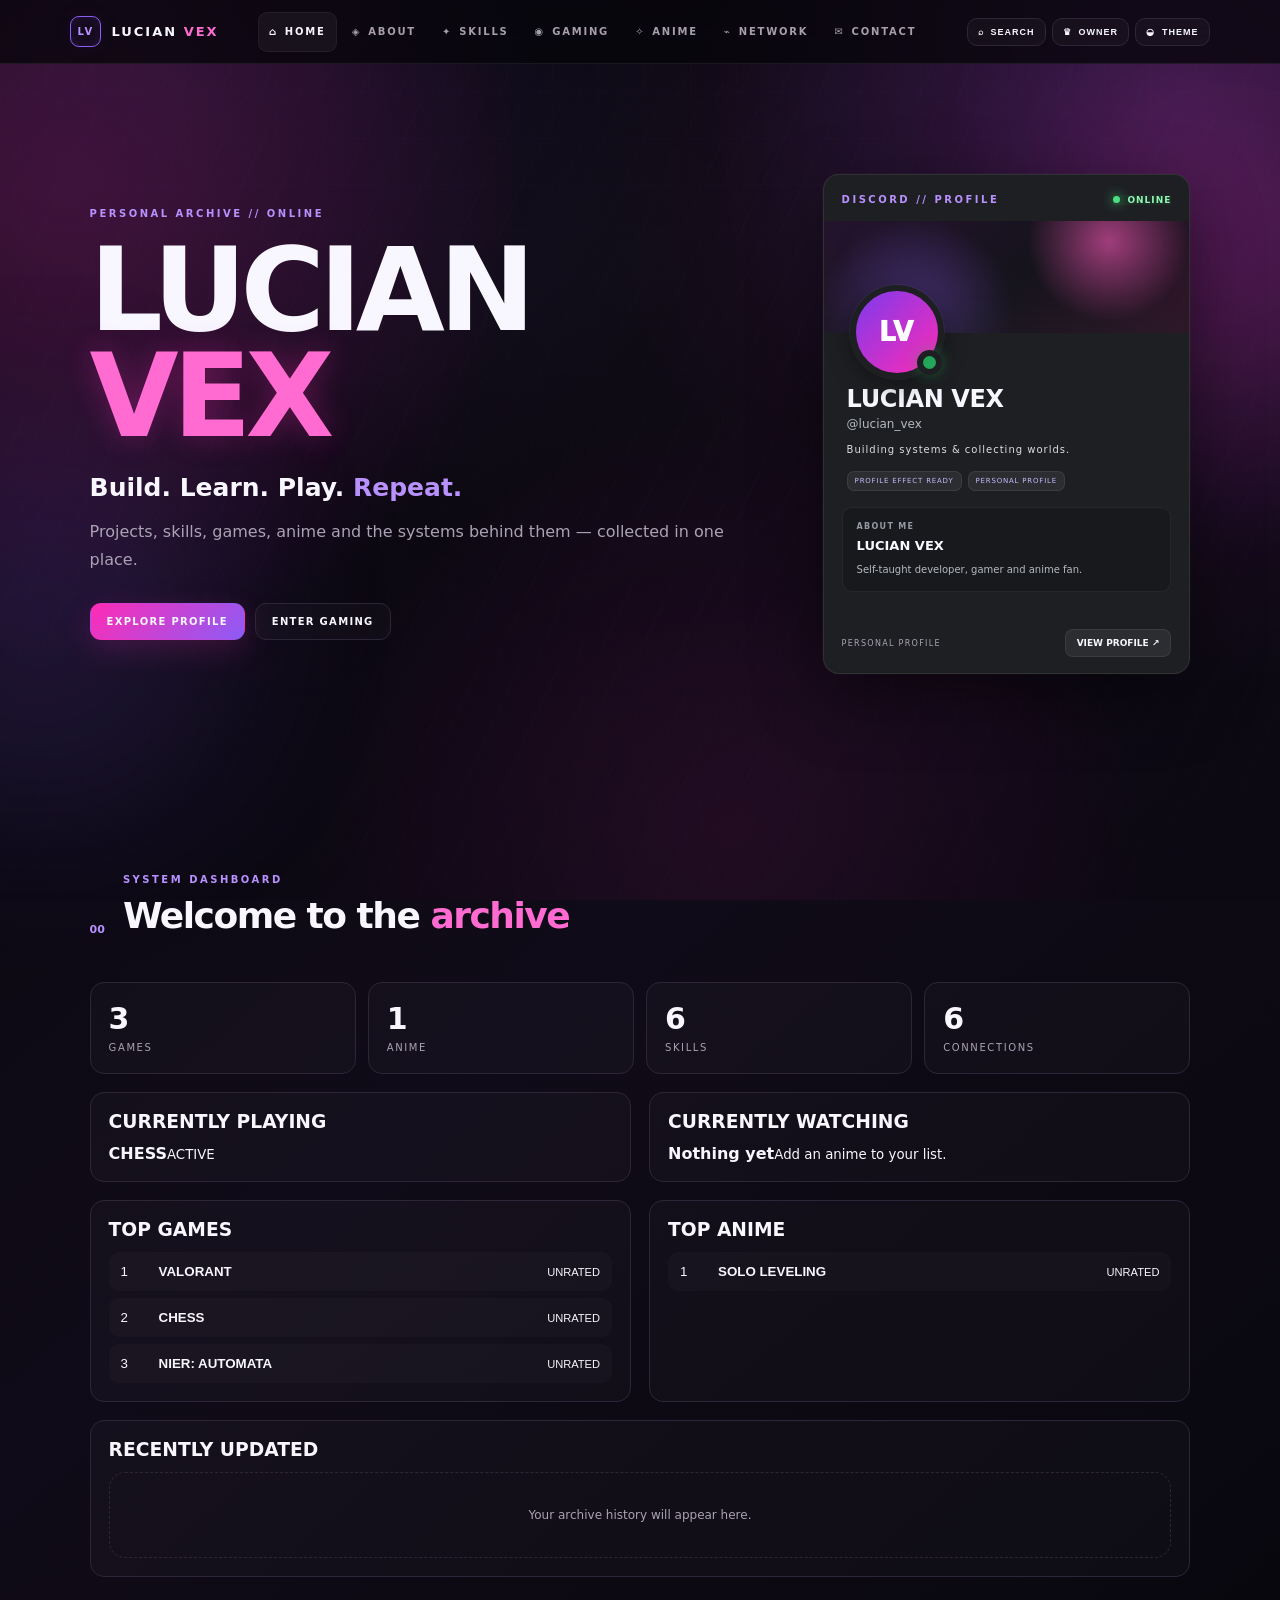
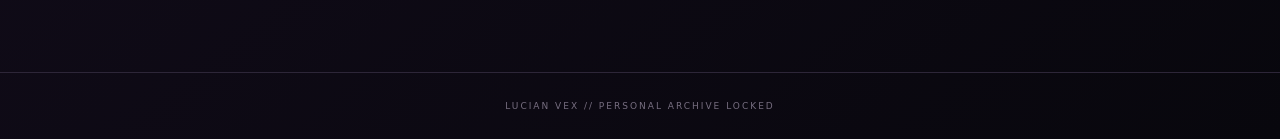
<file: index.html>
<!doctype html><html lang="en"><head><meta charset="utf-8"><meta name="viewport" content="width=device-width,initial-scale=1"><meta name="theme-color" content="#0a0710"><meta http-equiv="Content-Security-Policy" content="default-src 'self'; base-uri 'self'; object-src 'none'; frame-ancestors 'none'; form-action 'self'; upgrade-insecure-requests; script-src 'self' https://cdn.jsdelivr.net; connect-src 'self' https://ulcenbjuuzgcikhondiq.supabase.co https://graphql.anilist.co; img-src 'self' data: blob: https:; media-src 'self' data: blob: https:; style-src 'self' 'unsafe-inline'; font-src 'self' data: https:"><title>Home — Lucian Vex</title><link rel="preconnect" href="https://ulcenbjuuzgcikhondiq.supabase.co"><link rel="stylesheet" href="style.css?v=36.1"></head><body data-page="home"><div class="live-wallpaper-layer" id="live-wallpaper-layer" aria-hidden="true"><div class="live-wallpaper-sheen"></div><video id="live-wallpaper-video" muted autoplay loop playsinline></video></div><div class="bg-orb orb-a"></div><div class="bg-orb orb-b"></div><div class="bg-grid"></div><div class="cursor-core" id="cursor-core" aria-hidden="true"></div><div class="cursor-ring" id="cursor-ring" aria-hidden="true"></div><div class="cursor-trail" id="cursor-trail" aria-hidden="true"></div><header class="topbar">
  <a class="brand" href="index.html" aria-label="Lucian Vex home"><span class="brand-mark">LV</span><span>LUCIAN <b>VEX</b></span></a>
  <nav id="nav" aria-label="Primary navigation">
    <a href="index.html">HOME</a><a href="about.html">ABOUT</a><a href="skills.html">SKILLS</a><a href="gaming.html">GAMING</a><a href="anime.html">ANIME</a><a href="network.html">NETWORK</a><a href="contact.html">CONTACT</a>
  </nav>
  <div class="topbar-actions">
    <button class="theme-btn utility-btn" id="global-search-btn" type="button">SEARCH</button>
    <button class="theme-btn utility-btn" id="owner-toggle" type="button">OWNER</button>
    <button class="theme-btn utility-btn owner-only" id="owner-tools-open" type="button">TOOLS</button>
    <button class="theme-btn utility-btn" id="theme-btn" type="button">THEME</button>
    <button class="menu-btn" id="menu-btn" type="button" aria-label="Toggle navigation" aria-expanded="false">☰</button>
  </div>
</header><main><section class="hero section-pad home-hero"><div class="hero-copy reveal"><div class="eyebrow">PERSONAL ARCHIVE // ONLINE</div><h1>LUCIAN <span>VEX</span></h1><p class="hero-line">Build. Learn. Play. <span>Repeat.</span></p><p class="muted">Projects, skills, games, anime and the systems behind them — collected in one place.</p><div class="actions"><a class="btn primary" href="about.html">EXPLORE PROFILE</a><a class="btn ghost" href="gaming.html">ENTER GAMING</a></div></div><aside class="discord-card reveal" id="discord-card"><div class="discord-top"><span class="mini-label">DISCORD // PROFILE</span><span class="live-pill"><i></i><b id="discord-status-label">ONLINE</b></span></div><div class="discord-banner" id="discord-banner"></div><div class="discord-profile"><div class="discord-avatar-wrap"><div id="discord-avatar-fallback" class="discord-avatar-fallback">LV</div><img id="discord-avatar" class="discord-avatar" src="" alt="Discord avatar"><img id="discord-decoration" class="discord-decoration" src="" alt=""><span id="discord-status-dot" class="discord-status-dot" data-status="online"></span></div><div class="discord-identity"><strong id="discord-display-name">LUCIAN VEX</strong><span id="discord-username">@lucian_vex</span><small id="discord-custom-status">Building systems &amp; collecting worlds.</small><div class="discord-badges"><span id="discord-effect-badge">PROFILE EFFECT READY</span><span id="discord-frame-badge">PERSONAL PROFILE</span></div></div></div><div class="discord-activity" id="discord-activity"><span class="activity-label">ABOUT ME</span><strong id="discord-activity-name">Lucian Vex</strong><small id="discord-activity-detail">Self-taught developer, gamer and anime fan.</small></div><div class="discord-footer"><span id="discord-updated">PERSONAL PROFILE</span><a class="discord-open" id="discord-open" href="https://discord.com" target="_blank" rel="noopener noreferrer">VIEW PROFILE ↗</a></div><button class="discord-setup owner-only" id="discord-setup" type="button">EDIT DISCORD PROFILE</button></aside></section><section class="section-pad home-dashboard" id="home-stats"><div class="section-head"><span>00</span><div><p class="eyebrow">SYSTEM DASHBOARD</p><h2>Welcome to the <i>archive</i></h2></div></div><div class="dashboard-stats"><div class="dashboard-stat"><b id="home-stat-games">0</b><span>GAMES</span></div><div class="dashboard-stat"><b id="home-stat-anime">0</b><span>ANIME</span></div><div class="dashboard-stat"><b id="home-stat-skills">0</b><span>SKILLS</span></div><div class="dashboard-stat"><b id="home-stat-links">0</b><span>CONNECTIONS</span></div></div><div class="dashboard-panels"><div class="dashboard-panel"><h3>CURRENTLY PLAYING</h3><div id="home-playing"><strong>Loading…</strong></div></div><div class="dashboard-panel"><h3>CURRENTLY WATCHING</h3><div id="home-watching"><strong>Loading…</strong></div></div><div class="dashboard-panel"><h3>TOP GAMES</h3><div id="home-top-games"></div></div><div class="dashboard-panel"><h3>TOP ANIME</h3><div id="home-top-anime"></div></div><div class="dashboard-panel" style="grid-column:1/-1"><h3>RECENTLY UPDATED</h3><div id="recent-updates"></div></div></div></section></main><footer>LUCIAN VEX // PERSONAL ARCHIVE <span class="owner-state" id="owner-state">LOCKED</span></footer><div class="modal-backdrop" id="modal" aria-hidden="true"><div class="modal" role="dialog" aria-modal="true" aria-labelledby="modal-title"><button class="modal-close" id="modal-close" type="button" aria-label="Close">×</button><div id="modal-content"></div></div></div><div class="toast" id="toast"></div><div class="theme-dock" id="theme-dock" aria-hidden="true"></div><script src="data.js?v=36.1" defer></script><script src="supabase-config.js?v=36.1" defer></script><script src="script.js?v=36.1" defer></script></body></html>
</file>
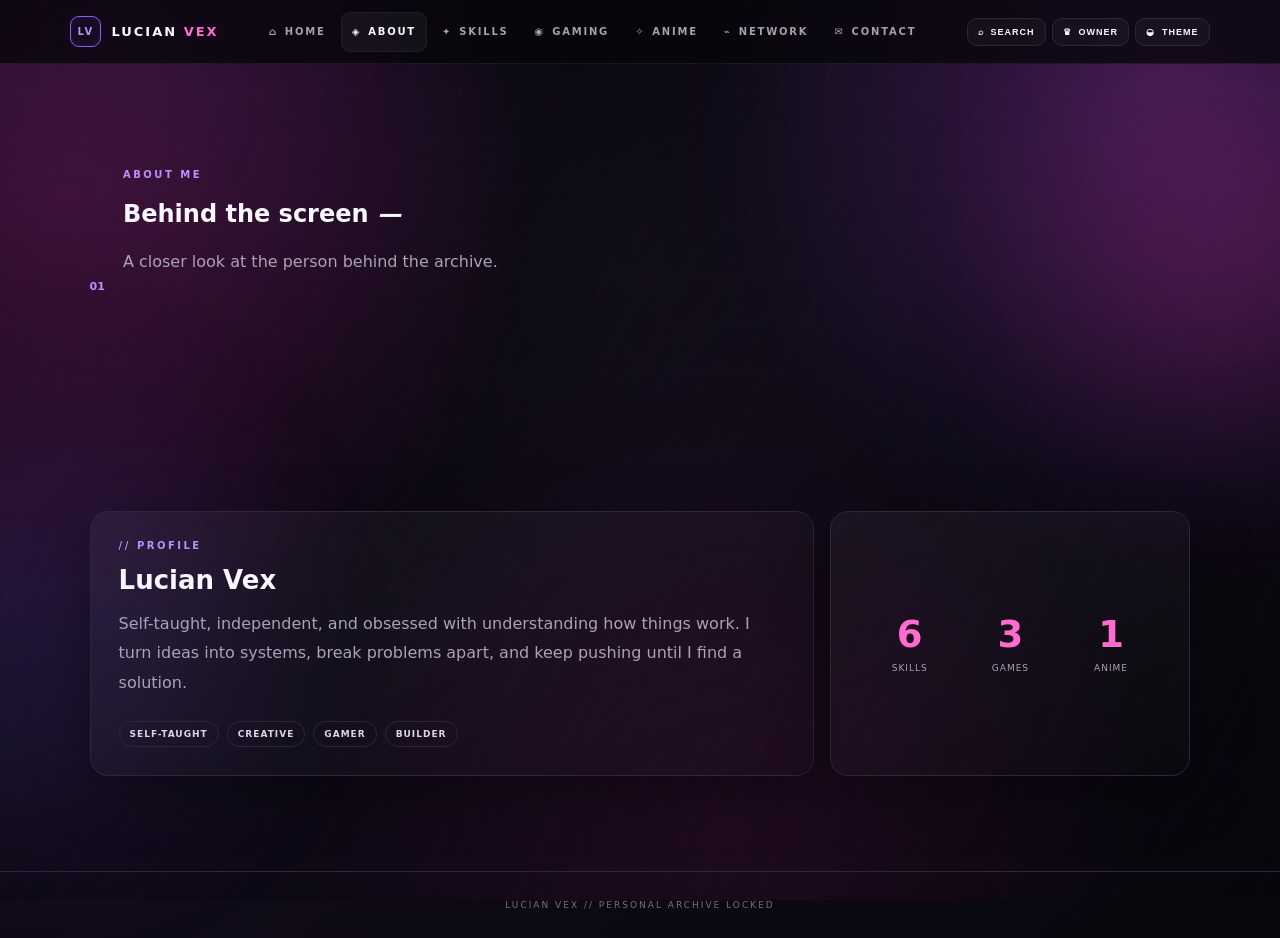
<file: about.html>
<!doctype html><html lang="en"><head><meta charset="utf-8"><meta name="viewport" content="width=device-width,initial-scale=1"><meta name="theme-color" content="#0a0710"><meta http-equiv="Content-Security-Policy" content="default-src 'self'; base-uri 'self'; object-src 'none'; frame-ancestors 'none'; form-action 'self'; upgrade-insecure-requests; script-src 'self' https://cdn.jsdelivr.net; connect-src 'self' https://ulcenbjuuzgcikhondiq.supabase.co https://graphql.anilist.co; img-src 'self' data: blob: https:; media-src 'self' data: blob: https:; style-src 'self' 'unsafe-inline'; font-src 'self' data: https:"><title>About Me — Lucian Vex</title><link rel="preconnect" href="https://ulcenbjuuzgcikhondiq.supabase.co"><link rel="stylesheet" href="style.css?v=36.1"></head><body data-page="about"><div class="live-wallpaper-layer" id="live-wallpaper-layer" aria-hidden="true"><div class="live-wallpaper-sheen"></div><video id="live-wallpaper-video" muted autoplay loop playsinline></video></div><div class="bg-orb orb-a"></div><div class="bg-orb orb-b"></div><div class="bg-grid"></div><div class="cursor-core" id="cursor-core" aria-hidden="true"></div><div class="cursor-ring" id="cursor-ring" aria-hidden="true"></div><div class="cursor-trail" id="cursor-trail" aria-hidden="true"></div><header class="topbar">
  <a class="brand" href="index.html" aria-label="Lucian Vex home"><span class="brand-mark">LV</span><span>LUCIAN <b>VEX</b></span></a>
  <nav id="nav" aria-label="Primary navigation">
    <a href="index.html">HOME</a><a href="about.html">ABOUT</a><a href="skills.html">SKILLS</a><a href="gaming.html">GAMING</a><a href="anime.html">ANIME</a><a href="network.html">NETWORK</a><a href="contact.html">CONTACT</a>
  </nav>
  <div class="topbar-actions">
    <button class="theme-btn utility-btn" id="global-search-btn" type="button">SEARCH</button>
    <button class="theme-btn utility-btn" id="owner-toggle" type="button">OWNER</button>
    <button class="theme-btn utility-btn owner-only" id="owner-tools-open" type="button">TOOLS</button>
    <button class="theme-btn utility-btn" id="theme-btn" type="button">THEME</button>
    <button class="menu-btn" id="menu-btn" type="button" aria-label="Toggle navigation" aria-expanded="false">☰</button>
  </div>
</header><main><section class="page-hero compact section-pad"><div class="section-head"><span>01</span><div><p class="eyebrow">ABOUT ME</p><h1>Behind the screen <i>—</i></h1><p class="muted">A closer look at the person behind the archive.</p></div><button class="btn primary small owner-only" data-open="profile" type="button">＋ EDIT ABOUT ME</button></div></section><section class="section-pad"><div class="about-grid"><article class="panel about-main"><div class="mini-label">// PROFILE</div><h3 id="profile-name">Lucian Vex</h3><p id="profile-bio"></p><div class="chips" id="profile-chips"></div></article><aside class="panel stats"><div><b id="stat-skills">0</b><span>SKILLS</span></div><div><b id="stat-games">0</b><span>GAMES</span></div><div><b id="stat-anime">0</b><span>ANIME</span></div></aside></div></section></main><footer>LUCIAN VEX // PERSONAL ARCHIVE <span class="owner-state" id="owner-state">LOCKED</span></footer><div class="modal-backdrop" id="modal" aria-hidden="true"><div class="modal" role="dialog" aria-modal="true" aria-labelledby="modal-title"><button class="modal-close" id="modal-close" type="button" aria-label="Close">×</button><div id="modal-content"></div></div></div><div class="toast" id="toast"></div><div class="theme-dock" id="theme-dock" aria-hidden="true"></div><script src="data.js?v=36.1" defer></script><script src="supabase-config.js?v=36.1" defer></script><script src="script.js?v=36.1" defer></script></body></html>
</file>
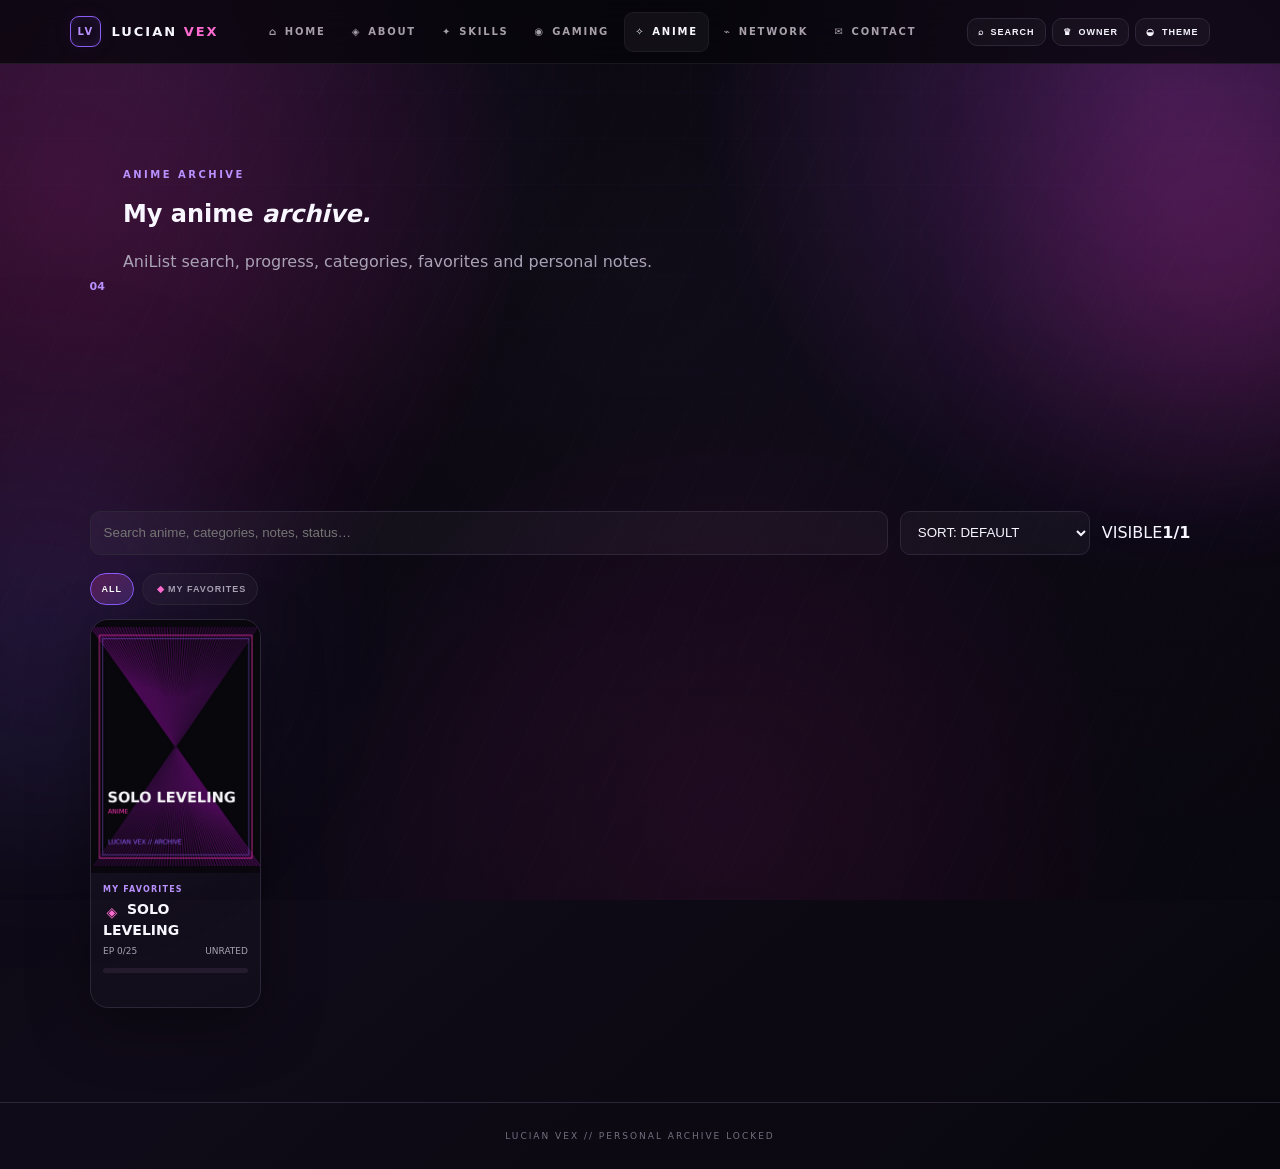
<file: anime.html>
<!doctype html><html lang="en"><head><meta charset="utf-8"><meta name="viewport" content="width=device-width,initial-scale=1"><meta name="theme-color" content="#0a0710"><meta http-equiv="Content-Security-Policy" content="default-src 'self'; base-uri 'self'; object-src 'none'; frame-ancestors 'none'; form-action 'self'; upgrade-insecure-requests; script-src 'self' https://cdn.jsdelivr.net; connect-src 'self' https://ulcenbjuuzgcikhondiq.supabase.co https://graphql.anilist.co; img-src 'self' data: blob: https:; media-src 'self' data: blob: https:; style-src 'self' 'unsafe-inline'; font-src 'self' data: https:"><title>Anime — Lucian Vex</title><link rel="preconnect" href="https://ulcenbjuuzgcikhondiq.supabase.co"><link rel="stylesheet" href="style.css?v=36.1"></head><body data-page="anime"><div class="live-wallpaper-layer" id="live-wallpaper-layer" aria-hidden="true"><div class="live-wallpaper-sheen"></div><video id="live-wallpaper-video" muted autoplay loop playsinline></video></div><div class="bg-orb orb-a"></div><div class="bg-orb orb-b"></div><div class="bg-grid"></div><div class="cursor-core" id="cursor-core" aria-hidden="true"></div><div class="cursor-ring" id="cursor-ring" aria-hidden="true"></div><div class="cursor-trail" id="cursor-trail" aria-hidden="true"></div><header class="topbar">
  <a class="brand" href="index.html" aria-label="Lucian Vex home"><span class="brand-mark">LV</span><span>LUCIAN <b>VEX</b></span></a>
  <nav id="nav" aria-label="Primary navigation">
    <a href="index.html">HOME</a><a href="about.html">ABOUT</a><a href="skills.html">SKILLS</a><a href="gaming.html">GAMING</a><a href="anime.html">ANIME</a><a href="network.html">NETWORK</a><a href="contact.html">CONTACT</a>
  </nav>
  <div class="topbar-actions">
    <button class="theme-btn utility-btn" id="global-search-btn" type="button">SEARCH</button>
    <button class="theme-btn utility-btn" id="owner-toggle" type="button">OWNER</button>
    <button class="theme-btn utility-btn owner-only" id="owner-tools-open" type="button">TOOLS</button>
    <button class="theme-btn utility-btn" id="theme-btn" type="button">THEME</button>
    <button class="menu-btn" id="menu-btn" type="button" aria-label="Toggle navigation" aria-expanded="false">☰</button>
  </div>
</header><main><section class="page-hero compact section-pad"><div class="section-head"><span>04</span><div><p class="eyebrow">ANIME ARCHIVE</p><h1>My anime <i>archive.</i></h1><p class="muted">AniList search, progress, categories, favorites and personal notes.</p></div><div class="head-actions"><button class="btn ghost small owner-only" data-open="anime" type="button">＋ ADD MANUALLY</button><button class="btn primary small owner-only" id="anilist-search-open" type="button">ANILIST SEARCH</button></div></div></section><section class="section-pad"><div class="archive-controls"><input id="anime-search" type="search" placeholder="Search anime, categories, notes, status…" autocomplete="off"><select id="anime-sort"><option value="default">SORT: DEFAULT</option><option value="title">TITLE</option><option value="rating">SCORE</option><option value="progress">PROGRESS</option><option value="recent">RECENTLY UPDATED</option></select><div class="archive-result"><span>VISIBLE</span><b id="anime-result-count">0</b></div></div><div class="filter-row anime-toolbar" id="anime-filters"></div><div id="anime-grid" class="cards-grid anime-grid"></div></section></main><footer>LUCIAN VEX // PERSONAL ARCHIVE <span class="owner-state" id="owner-state">LOCKED</span></footer><div class="modal-backdrop" id="modal" aria-hidden="true"><div class="modal" role="dialog" aria-modal="true" aria-labelledby="modal-title"><button class="modal-close" id="modal-close" type="button" aria-label="Close">×</button><div id="modal-content"></div></div></div><div class="toast" id="toast"></div><div class="theme-dock" id="theme-dock" aria-hidden="true"></div><script src="data.js?v=36.1" defer></script><script src="supabase-config.js?v=36.1" defer></script><script src="script.js?v=36.1" defer></script></body></html>
</file>
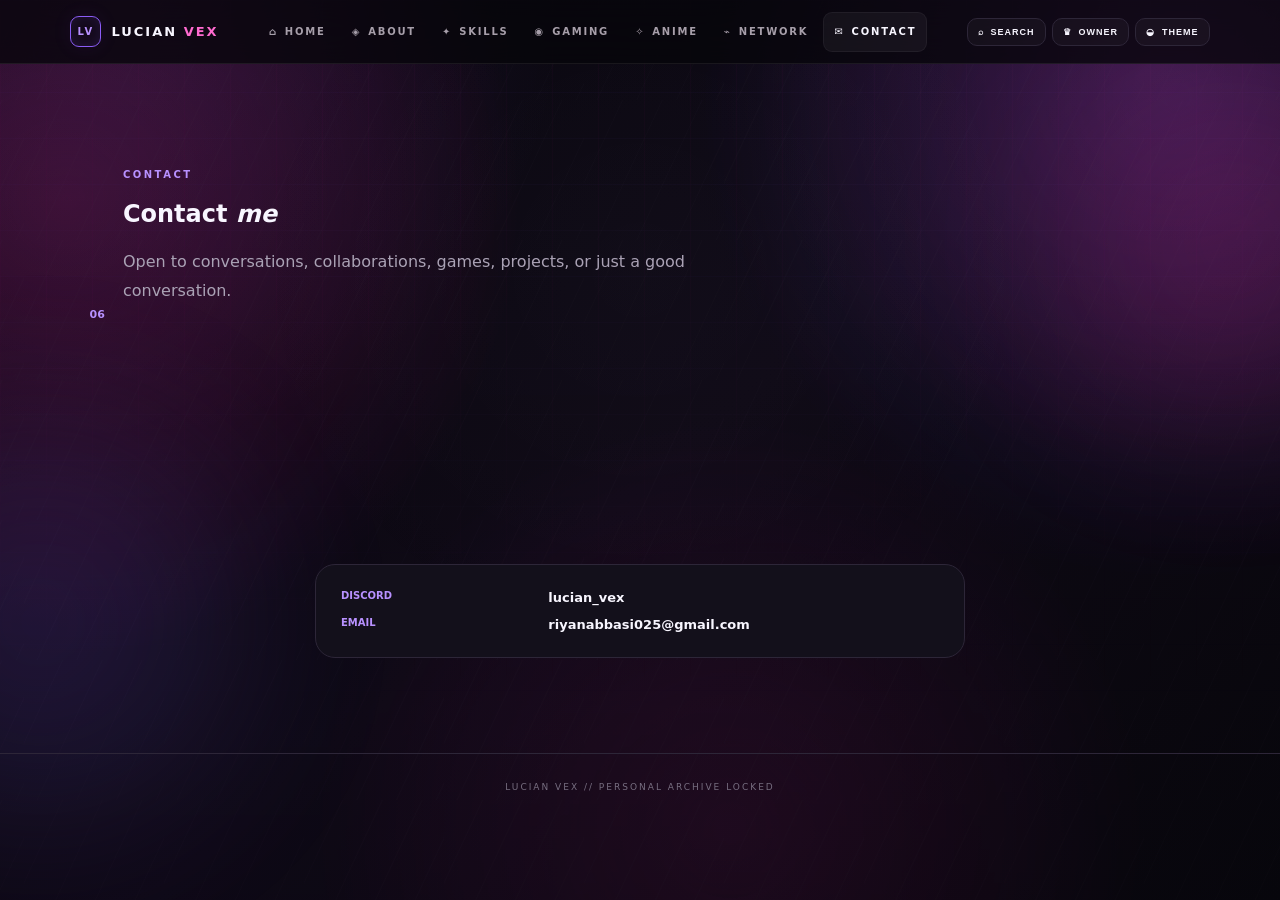
<file: contact.html>
<!doctype html><html lang="en"><head><meta charset="utf-8"><meta name="viewport" content="width=device-width,initial-scale=1"><meta name="theme-color" content="#0a0710"><meta http-equiv="Content-Security-Policy" content="default-src 'self'; base-uri 'self'; object-src 'none'; frame-ancestors 'none'; form-action 'self'; upgrade-insecure-requests; script-src 'self' https://cdn.jsdelivr.net; connect-src 'self' https://ulcenbjuuzgcikhondiq.supabase.co https://graphql.anilist.co; img-src 'self' data: blob: https:; media-src 'self' data: blob: https:; style-src 'self' 'unsafe-inline'; font-src 'self' data: https:"><title>Contact — Lucian Vex</title><link rel="preconnect" href="https://ulcenbjuuzgcikhondiq.supabase.co"><link rel="stylesheet" href="style.css?v=36.1"></head><body data-page="contact"><div class="live-wallpaper-layer" id="live-wallpaper-layer" aria-hidden="true"><div class="live-wallpaper-sheen"></div><video id="live-wallpaper-video" muted autoplay loop playsinline></video></div><div class="bg-orb orb-a"></div><div class="bg-orb orb-b"></div><div class="bg-grid"></div><div class="cursor-core" id="cursor-core" aria-hidden="true"></div><div class="cursor-ring" id="cursor-ring" aria-hidden="true"></div><div class="cursor-trail" id="cursor-trail" aria-hidden="true"></div><header class="topbar">
  <a class="brand" href="index.html" aria-label="Lucian Vex home"><span class="brand-mark">LV</span><span>LUCIAN <b>VEX</b></span></a>
  <nav id="nav" aria-label="Primary navigation">
    <a href="index.html">HOME</a><a href="about.html">ABOUT</a><a href="skills.html">SKILLS</a><a href="gaming.html">GAMING</a><a href="anime.html">ANIME</a><a href="network.html">NETWORK</a><a href="contact.html">CONTACT</a>
  </nav>
  <div class="topbar-actions">
    <button class="theme-btn utility-btn" id="global-search-btn" type="button">SEARCH</button>
    <button class="theme-btn utility-btn" id="owner-toggle" type="button">OWNER</button>
    <button class="theme-btn utility-btn owner-only" id="owner-tools-open" type="button">TOOLS</button>
    <button class="theme-btn utility-btn" id="theme-btn" type="button">THEME</button>
    <button class="menu-btn" id="menu-btn" type="button" aria-label="Toggle navigation" aria-expanded="false">☰</button>
  </div>
</header><main><section class="page-hero compact section-pad"><div class="section-head"><span>06</span><div><p class="eyebrow">CONTACT</p><h1 id="contact-title">Contact <i>me.</i></h1><p class="muted" id="contact-text">Open to conversations, collaborations, games, projects, or just a good conversation.</p></div><button class="btn primary small owner-only" data-open="contact" type="button">＋ EDIT CONTACT</button></div></section><section class="section-pad"><div class="contact-box"><span>DISCORD</span><b id="discord">lucian_vex</b><span>EMAIL</span><b id="email">riyanabbasi025@gmail.com</b></div></section></main><footer>LUCIAN VEX // PERSONAL ARCHIVE <span class="owner-state" id="owner-state">LOCKED</span></footer><div class="modal-backdrop" id="modal" aria-hidden="true"><div class="modal" role="dialog" aria-modal="true" aria-labelledby="modal-title"><button class="modal-close" id="modal-close" type="button" aria-label="Close">×</button><div id="modal-content"></div></div></div><div class="toast" id="toast"></div><div class="theme-dock" id="theme-dock" aria-hidden="true"></div><script src="data.js?v=36.1" defer></script><script src="supabase-config.js?v=36.1" defer></script><script src="script.js?v=36.1" defer></script></body></html>
</file>
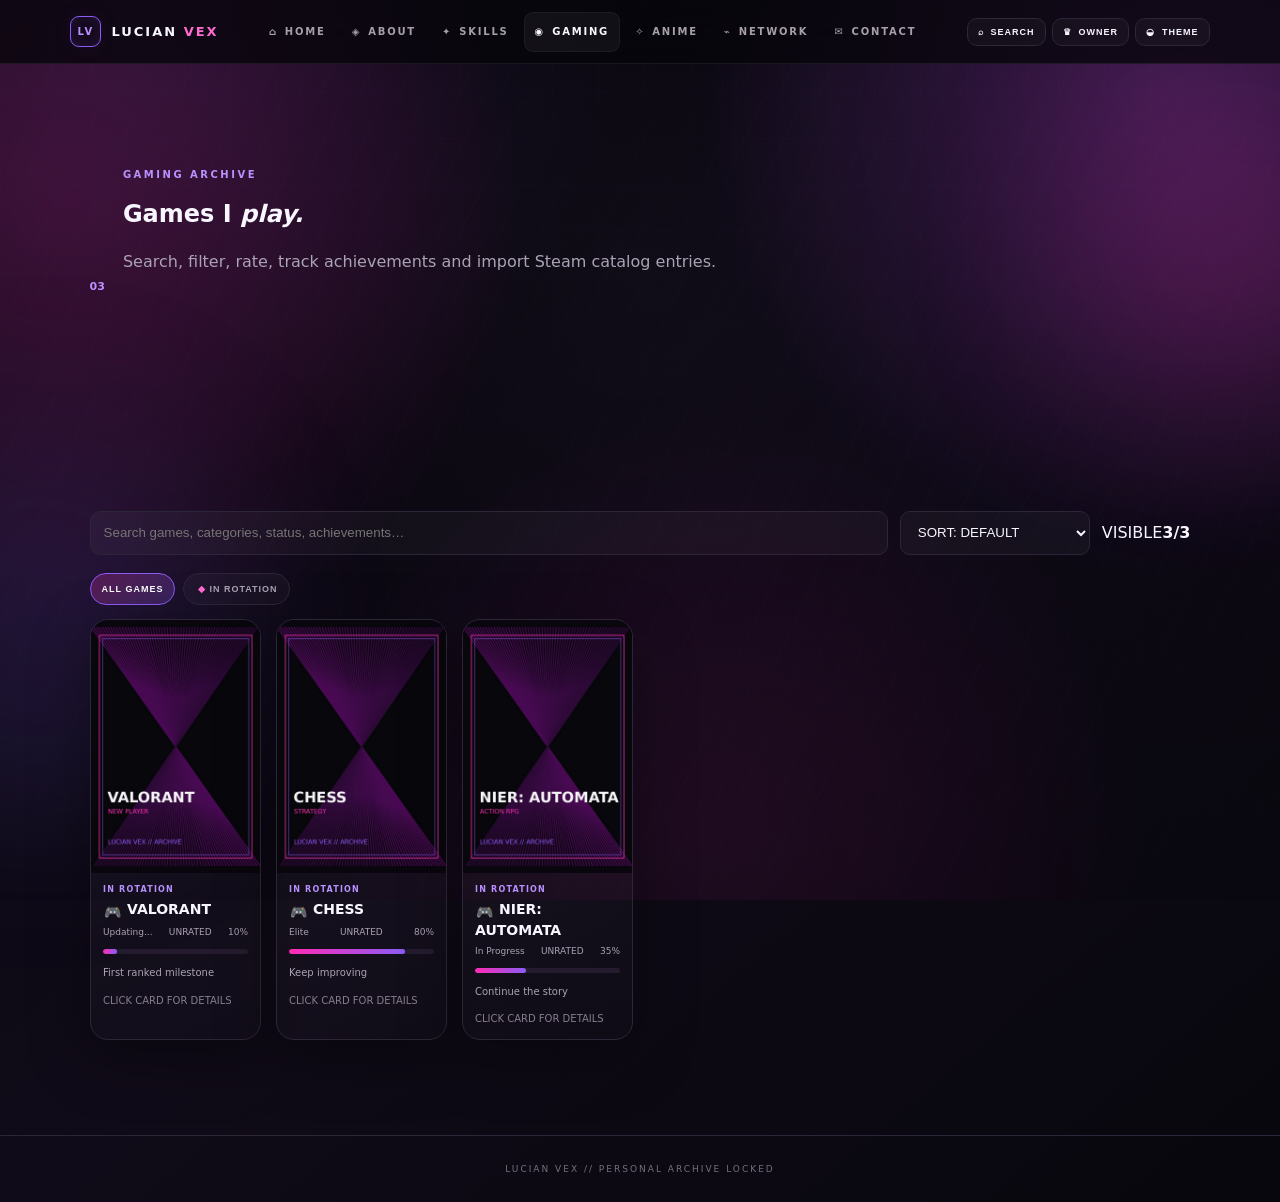
<file: gaming.html>
<!doctype html><html lang="en"><head><meta charset="utf-8"><meta name="viewport" content="width=device-width,initial-scale=1"><meta name="theme-color" content="#0a0710"><meta http-equiv="Content-Security-Policy" content="default-src 'self'; base-uri 'self'; object-src 'none'; frame-ancestors 'none'; form-action 'self'; upgrade-insecure-requests; script-src 'self' https://cdn.jsdelivr.net; connect-src 'self' https://ulcenbjuuzgcikhondiq.supabase.co https://graphql.anilist.co; img-src 'self' data: blob: https:; media-src 'self' data: blob: https:; style-src 'self' 'unsafe-inline'; font-src 'self' data: https:"><title>Gaming — Lucian Vex</title><link rel="preconnect" href="https://ulcenbjuuzgcikhondiq.supabase.co"><link rel="stylesheet" href="style.css?v=36.1"></head><body data-page="gaming"><div class="live-wallpaper-layer" id="live-wallpaper-layer" aria-hidden="true"><div class="live-wallpaper-sheen"></div><video id="live-wallpaper-video" muted autoplay loop playsinline></video></div><div class="bg-orb orb-a"></div><div class="bg-orb orb-b"></div><div class="bg-grid"></div><div class="cursor-core" id="cursor-core" aria-hidden="true"></div><div class="cursor-ring" id="cursor-ring" aria-hidden="true"></div><div class="cursor-trail" id="cursor-trail" aria-hidden="true"></div><header class="topbar">
  <a class="brand" href="index.html" aria-label="Lucian Vex home"><span class="brand-mark">LV</span><span>LUCIAN <b>VEX</b></span></a>
  <nav id="nav" aria-label="Primary navigation">
    <a href="index.html">HOME</a><a href="about.html">ABOUT</a><a href="skills.html">SKILLS</a><a href="gaming.html">GAMING</a><a href="anime.html">ANIME</a><a href="network.html">NETWORK</a><a href="contact.html">CONTACT</a>
  </nav>
  <div class="topbar-actions">
    <button class="theme-btn utility-btn" id="global-search-btn" type="button">SEARCH</button>
    <button class="theme-btn utility-btn" id="owner-toggle" type="button">OWNER</button>
    <button class="theme-btn utility-btn owner-only" id="owner-tools-open" type="button">TOOLS</button>
    <button class="theme-btn utility-btn" id="theme-btn" type="button">THEME</button>
    <button class="menu-btn" id="menu-btn" type="button" aria-label="Toggle navigation" aria-expanded="false">☰</button>
  </div>
</header><main><section class="page-hero compact section-pad"><div class="section-head"><span>03</span><div><p class="eyebrow">GAMING ARCHIVE</p><h1>Games I <i>play.</i></h1><p class="muted">Search, filter, rate, track achievements and import Steam catalog entries.</p></div><div class="head-actions"><button class="btn ghost small owner-only" id="steam-search-open" type="button">STEAM SEARCH</button><button class="btn primary small owner-only" data-open="game" type="button">＋ ADD GAME</button></div></div></section><section class="section-pad"><div class="archive-controls"><input id="game-search" type="search" placeholder="Search games, categories, status, achievements…" autocomplete="off"><select id="game-sort"><option value="default">SORT: DEFAULT</option><option value="title">TITLE</option><option value="rating">LUCian RATING</option><option value="progress">PROGRESS</option><option value="recent">RECENTLY UPDATED</option></select><div class="archive-result"><span>VISIBLE</span><b id="game-result-count">0</b></div></div><div class="filter-row game-toolbar" id="game-filters"></div><div id="game-grid" class="cards-grid game-grid"></div></section></main><footer>LUCIAN VEX // PERSONAL ARCHIVE <span class="owner-state" id="owner-state">LOCKED</span></footer><div class="modal-backdrop" id="modal" aria-hidden="true"><div class="modal" role="dialog" aria-modal="true" aria-labelledby="modal-title"><button class="modal-close" id="modal-close" type="button" aria-label="Close">×</button><div id="modal-content"></div></div></div><div class="toast" id="toast"></div><div class="theme-dock" id="theme-dock" aria-hidden="true"></div><script src="data.js?v=36.1" defer></script><script src="supabase-config.js?v=36.1" defer></script><script src="script.js?v=36.1" defer></script></body></html>
</file>
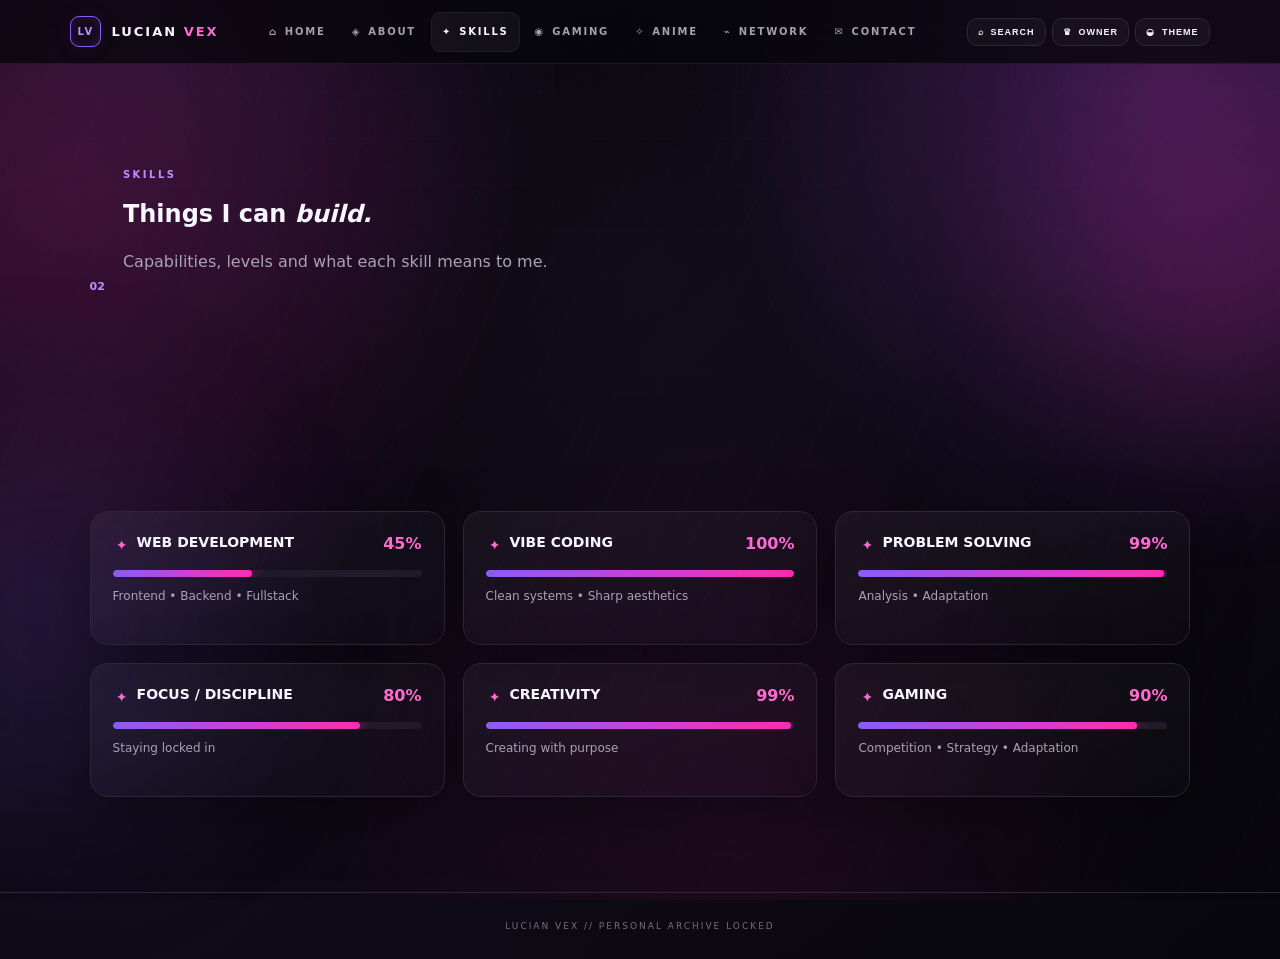
<file: skills.html>
<!doctype html><html lang="en"><head><meta charset="utf-8"><meta name="viewport" content="width=device-width,initial-scale=1"><meta name="theme-color" content="#0a0710"><meta http-equiv="Content-Security-Policy" content="default-src 'self'; base-uri 'self'; object-src 'none'; frame-ancestors 'none'; form-action 'self'; upgrade-insecure-requests; script-src 'self' https://cdn.jsdelivr.net; connect-src 'self' https://ulcenbjuuzgcikhondiq.supabase.co https://graphql.anilist.co; img-src 'self' data: blob: https:; media-src 'self' data: blob: https:; style-src 'self' 'unsafe-inline'; font-src 'self' data: https:"><title>Skills — Lucian Vex</title><link rel="preconnect" href="https://ulcenbjuuzgcikhondiq.supabase.co"><link rel="stylesheet" href="style.css?v=36.1"></head><body data-page="skills"><div class="live-wallpaper-layer" id="live-wallpaper-layer" aria-hidden="true"><div class="live-wallpaper-sheen"></div><video id="live-wallpaper-video" muted autoplay loop playsinline></video></div><div class="bg-orb orb-a"></div><div class="bg-orb orb-b"></div><div class="bg-grid"></div><div class="cursor-core" id="cursor-core" aria-hidden="true"></div><div class="cursor-ring" id="cursor-ring" aria-hidden="true"></div><div class="cursor-trail" id="cursor-trail" aria-hidden="true"></div><header class="topbar">
  <a class="brand" href="index.html" aria-label="Lucian Vex home"><span class="brand-mark">LV</span><span>LUCIAN <b>VEX</b></span></a>
  <nav id="nav" aria-label="Primary navigation">
    <a href="index.html">HOME</a><a href="about.html">ABOUT</a><a href="skills.html">SKILLS</a><a href="gaming.html">GAMING</a><a href="anime.html">ANIME</a><a href="network.html">NETWORK</a><a href="contact.html">CONTACT</a>
  </nav>
  <div class="topbar-actions">
    <button class="theme-btn utility-btn" id="global-search-btn" type="button">SEARCH</button>
    <button class="theme-btn utility-btn" id="owner-toggle" type="button">OWNER</button>
    <button class="theme-btn utility-btn owner-only" id="owner-tools-open" type="button">TOOLS</button>
    <button class="theme-btn utility-btn" id="theme-btn" type="button">THEME</button>
    <button class="menu-btn" id="menu-btn" type="button" aria-label="Toggle navigation" aria-expanded="false">☰</button>
  </div>
</header><main><section class="page-hero compact section-pad"><div class="section-head"><span>02</span><div><p class="eyebrow">SKILLS</p><h1>Things I can <i>build.</i></h1><p class="muted">Capabilities, levels and what each skill means to me.</p></div><button class="btn primary small owner-only" data-open="skill" type="button">＋ ADD SKILL</button></div></section><section class="section-pad"><div id="skills-grid" class="cards-grid"></div></section></main><footer>LUCIAN VEX // PERSONAL ARCHIVE <span class="owner-state" id="owner-state">LOCKED</span></footer><div class="modal-backdrop" id="modal" aria-hidden="true"><div class="modal" role="dialog" aria-modal="true" aria-labelledby="modal-title"><button class="modal-close" id="modal-close" type="button" aria-label="Close">×</button><div id="modal-content"></div></div></div><div class="toast" id="toast"></div><div class="theme-dock" id="theme-dock" aria-hidden="true"></div><script src="data.js?v=36.1" defer></script><script src="supabase-config.js?v=36.1" defer></script><script src="script.js?v=36.1" defer></script></body></html>
</file>
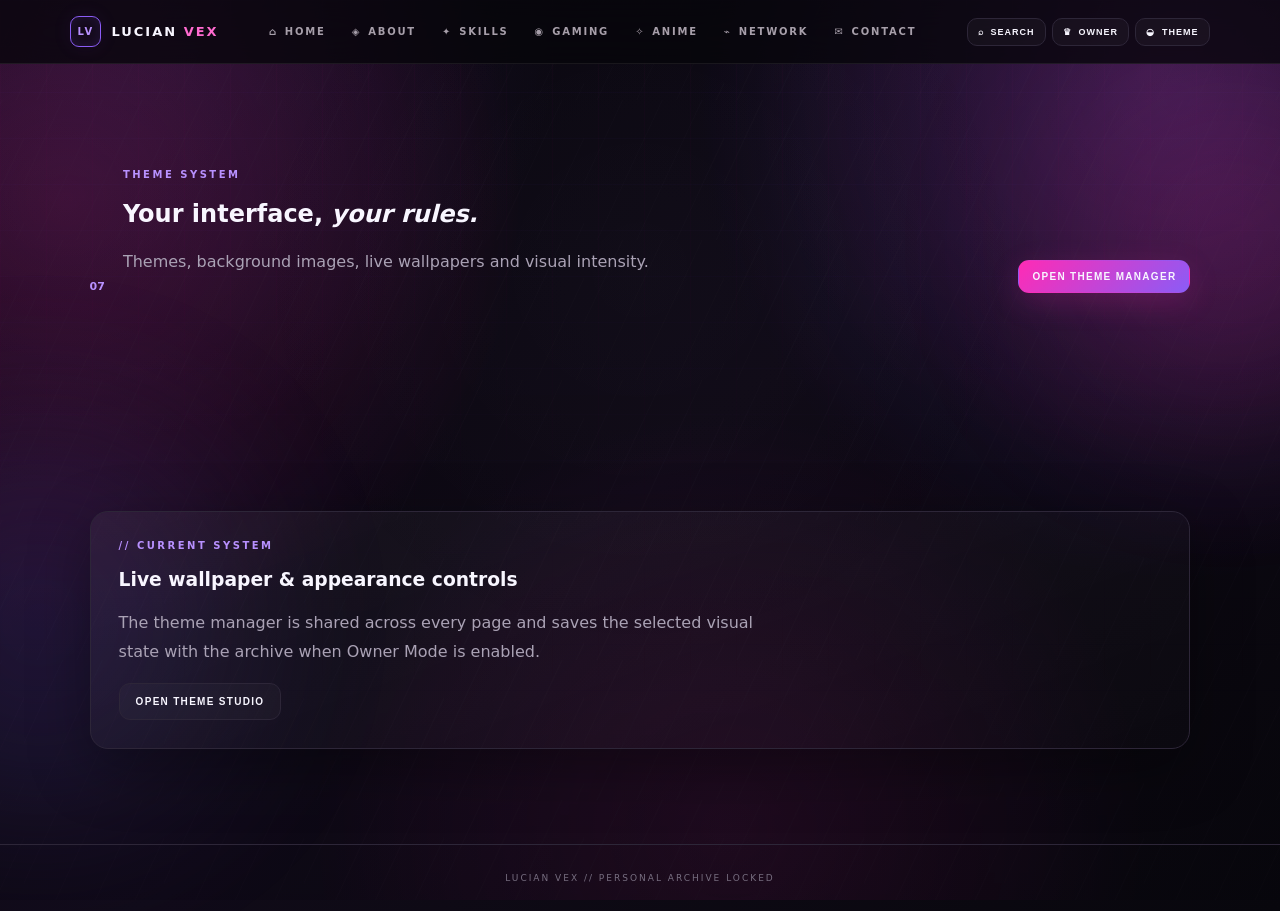
<file: theme.html>
<!doctype html><html lang="en"><head><meta charset="utf-8"><meta name="viewport" content="width=device-width,initial-scale=1"><meta name="theme-color" content="#0a0710"><meta http-equiv="Content-Security-Policy" content="default-src 'self'; base-uri 'self'; object-src 'none'; frame-ancestors 'none'; form-action 'self'; upgrade-insecure-requests; script-src 'self' https://cdn.jsdelivr.net; connect-src 'self' https://ulcenbjuuzgcikhondiq.supabase.co https://graphql.anilist.co; img-src 'self' data: blob: https:; media-src 'self' data: blob: https:; style-src 'self' 'unsafe-inline'; font-src 'self' data: https:"><title>Theme — Lucian Vex</title><link rel="preconnect" href="https://ulcenbjuuzgcikhondiq.supabase.co"><link rel="stylesheet" href="style.css?v=36.1"></head><body data-page="theme"><div class="live-wallpaper-layer" id="live-wallpaper-layer" aria-hidden="true"><div class="live-wallpaper-sheen"></div><video id="live-wallpaper-video" muted autoplay loop playsinline></video></div><div class="bg-orb orb-a"></div><div class="bg-orb orb-b"></div><div class="bg-grid"></div><div class="cursor-core" id="cursor-core" aria-hidden="true"></div><div class="cursor-ring" id="cursor-ring" aria-hidden="true"></div><div class="cursor-trail" id="cursor-trail" aria-hidden="true"></div><header class="topbar">
  <a class="brand" href="index.html" aria-label="Lucian Vex home"><span class="brand-mark">LV</span><span>LUCIAN <b>VEX</b></span></a>
  <nav id="nav" aria-label="Primary navigation">
    <a href="index.html">HOME</a><a href="about.html">ABOUT</a><a href="skills.html">SKILLS</a><a href="gaming.html">GAMING</a><a href="anime.html">ANIME</a><a href="network.html">NETWORK</a><a href="contact.html">CONTACT</a>
  </nav>
  <div class="topbar-actions">
    <button class="theme-btn utility-btn" id="global-search-btn" type="button">SEARCH</button>
    <button class="theme-btn utility-btn" id="owner-toggle" type="button">OWNER</button>
    <button class="theme-btn utility-btn owner-only" id="owner-tools-open" type="button">TOOLS</button>
    <button class="theme-btn utility-btn" id="theme-btn" type="button">THEME</button>
    <button class="menu-btn" id="menu-btn" type="button" aria-label="Toggle navigation" aria-expanded="false">☰</button>
  </div>
</header><main><section class="page-hero compact section-pad"><div class="section-head"><span>07</span><div><p class="eyebrow">THEME SYSTEM</p><h1>Your interface, <i>your rules.</i></h1><p class="muted">Themes, background images, live wallpapers and visual intensity.</p></div><button class="btn primary small" id="theme-page-open" type="button">OPEN THEME MANAGER</button></div></section><section class="section-pad"><div class="panel"><div class="mini-label">// CURRENT SYSTEM</div><h3>Live wallpaper &amp; appearance controls</h3><p class="muted">The theme manager is shared across every page and saves the selected visual state with the archive when Owner Mode is enabled.</p><button class="btn ghost" id="theme-page-open-2" type="button">OPEN THEME STUDIO</button></div></section></main><footer>LUCIAN VEX // PERSONAL ARCHIVE <span class="owner-state" id="owner-state">LOCKED</span></footer><div class="modal-backdrop" id="modal" aria-hidden="true"><div class="modal" role="dialog" aria-modal="true" aria-labelledby="modal-title"><button class="modal-close" id="modal-close" type="button" aria-label="Close">×</button><div id="modal-content"></div></div></div><div class="toast" id="toast"></div><div class="theme-dock" id="theme-dock" aria-hidden="true"></div><script src="data.js?v=36.1" defer></script><script src="supabase-config.js?v=36.1" defer></script><script src="script.js?v=36.1" defer></script></body></html>
</file>
<file: style.css>
:root{
  --bg:#08070d;--bg2:#100b18;--panel:#13101b;--panel2:#191322;
  --pink:#ff2bb5;--pink2:#ff6bd0;--purple:#8b5cf6;--purple2:#b891ff;
  --white:#f8f6ff;--muted:#aaa2b5;--line:#2d2638;--green:#68f5ad;
  --shadow:0 18px 60px rgba(0,0,0,.34);--radius:18px;--poster-ratio:2/3
}
*{box-sizing:border-box}html{scroll-behavior:smooth}body{margin:0;background:radial-gradient(circle at 10% 0%,color-mix(in srgb,var(--purple) 12%,transparent),transparent 30%),radial-gradient(circle at 90% 8%,color-mix(in srgb,var(--pink) 12%,transparent),transparent 28%),linear-gradient(140deg,var(--bg),var(--bg2) 52%,var(--bg));color:var(--white);font-family:Inter,ui-sans-serif,system-ui,-apple-system,Segoe UI,sans-serif;overflow-x:hidden;min-height:100vh}body:before{content:"";position:fixed;inset:0;pointer-events:none;background:radial-gradient(circle at 50% 30%,color-mix(in srgb,var(--white) 2%,transparent),transparent 45%);z-index:-4}
.bg-grid{position:fixed;inset:0;z-index:-3;opacity:.09;background-image:linear-gradient(color-mix(in srgb,var(--purple) 35%,transparent) 1px,transparent 1px),linear-gradient(90deg,color-mix(in srgb,var(--pink) 28%,transparent) 1px,transparent 1px);background-size:46px 46px;mask-image:linear-gradient(to bottom,black 0%,transparent 88%)}.bg-orb{position:fixed;border-radius:50%;filter:blur(95px);opacity:.16;z-index:-2;pointer-events:none}.orb-a{width:340px;height:340px;background:var(--pink);top:8%;right:-120px}.orb-b{width:380px;height:380px;background:var(--purple);left:-150px;top:48%}
.topbar{position:sticky;top:0;z-index:50;display:flex;justify-content:space-between;align-items:center;padding:15px 6%;border-bottom:1px solid rgba(255,255,255,.07);background:rgba(7,6,11,.78);backdrop-filter:blur(18px)}.brand{display:flex;gap:10px;align-items:center;color:var(--white);text-decoration:none;font-weight:900;letter-spacing:2px;font-size:13px}.brand b{color:var(--pink2)}.brand-mark{width:31px;height:31px;border:1px solid var(--purple);border-radius:9px;display:grid;place-items:center;font-size:10px;color:var(--purple2);box-shadow:inset 0 0 18px color-mix(in srgb,var(--purple) 16%,transparent),0 0 20px color-mix(in srgb,var(--purple) 8%,transparent)}.topbar-actions{display:flex;align-items:center;gap:8px}nav{display:flex;gap:24px}nav a{color:#a79faa;text-decoration:none;font-size:10px;letter-spacing:1.8px;font-weight:800}nav a:hover,nav a.active{color:var(--white)}.menu-btn,.theme-btn{background:rgba(255,255,255,.03);color:var(--white);border:1px solid var(--line);border-radius:10px;padding:8px 11px;cursor:pointer;font-size:9px;font-weight:900;letter-spacing:1px}.menu-btn{display:none}
.section-pad{padding:95px 7%}.hero{min-height:650px;display:grid;grid-template-columns:1.3fr .7fr;gap:50px;align-items:center;padding-top:110px}.eyebrow,.mini-label{font-size:10px;letter-spacing:2.5px;color:var(--purple2);font-weight:900}.hero h1{font-size:clamp(60px,9vw,120px);line-height:.92;letter-spacing:-6px;margin:18px 0}.hero h1 span{display:block;color:var(--pink2);text-shadow:0 0 30px color-mix(in srgb,var(--pink) 30%,transparent)}.hero-line{font-size:25px;font-weight:800;margin:24px 0 12px}.hero-line span{color:var(--purple2)}.muted{color:var(--muted);max-width:650px;line-height:1.8}.actions{display:flex;gap:10px;margin-top:28px}.btn{border:1px solid var(--line);background:transparent;color:var(--white);padding:12px 16px;border-radius:11px;font-size:10px;font-weight:900;letter-spacing:1.3px;cursor:pointer;text-decoration:none;display:inline-flex;align-items:center;justify-content:center;transition:.2s}.btn:hover{transform:translateY(-2px);border-color:var(--purple2)}.btn.primary{border-color:transparent;background:linear-gradient(135deg,var(--pink),var(--purple));box-shadow:0 9px 30px color-mix(in srgb,var(--pink) 18%,transparent)}.btn.primary:hover{box-shadow:0 12px 34px color-mix(in srgb,var(--purple) 24%,transparent)}.btn.ghost{background:rgba(255,255,255,.025)}.btn.small{padding:10px 13px;white-space:nowrap}.discord-card{padding:26px;min-height:310px;display:flex;flex-direction:column;justify-content:space-between;position:relative;overflow:hidden;background:linear-gradient(160deg,rgba(255,255,255,.055),rgba(255,255,255,.012));border:1px solid var(--line);border-radius:var(--radius);box-shadow:var(--shadow)}.discord-card:before{content:"";position:absolute;inset:-30%;background:radial-gradient(circle at 30% 20%,color-mix(in srgb,var(--purple) 18%,transparent),transparent 42%),radial-gradient(circle at 85% 85%,color-mix(in srgb,var(--pink) 16%,transparent),transparent 38%);pointer-events:none}.discord-top,.discord-profile,.discord-footer{position:relative;z-index:1;display:flex;align-items:center;justify-content:space-between;gap:12px}.live-pill{display:inline-flex;align-items:center;gap:7px;color:var(--muted);font-size:9px;letter-spacing:1px}.live-pill i{width:7px;height:7px;border-radius:50%;background:#777;box-shadow:0 0 10px rgba(255,255,255,.15)}.discord-card[data-status="online"] .live-pill i{background:#4ade80;box-shadow:0 0 12px #4ade80}.discord-card[data-status="idle"] .live-pill i{background:#facc15;box-shadow:0 0 12px #facc15}.discord-card[data-status="dnd"] .live-pill i{background:#ef4444;box-shadow:0 0 12px #ef4444}.discord-profile{justify-content:flex-start;margin:24px 0 18px}.discord-avatar-wrap{position:relative;flex:0 0 auto}.discord-avatar{width:82px;height:82px;border-radius:24px;object-fit:cover;background:linear-gradient(135deg,var(--purple),var(--pink));border:1px solid rgba(255,255,255,.12);box-shadow:0 0 30px color-mix(in srgb,var(--purple) 20%,transparent)}.discord-status-dot{position:absolute;right:1px;bottom:3px;width:18px;height:18px;border:3px solid #12101a;border-radius:50%;background:#777}.discord-status-dot[data-status="online"]{background:#4ade80;box-shadow:0 0 12px #4ade80}.discord-status-dot[data-status="idle"]{background:#facc15}.discord-status-dot[data-status="dnd"]{background:#ef4444}.discord-identity{min-width:0}.discord-identity strong{display:block;font-size:22px;white-space:nowrap;overflow:hidden;text-overflow:ellipsis}.discord-identity span{display:block;color:var(--muted);font-size:11px;margin-top:4px}.discord-identity small{display:block;color:var(--pink2);font-size:9px;margin-top:10px;letter-spacing:1px}.discord-activity{position:relative;z-index:1;padding:14px;border:1px solid var(--line);border-radius:14px;background:rgba(0,0,0,.17)}.activity-label{display:block;color:var(--purple2);font-size:8px;font-weight:900;letter-spacing:1.5px}.discord-activity strong{display:block;font-size:12px;margin-top:6px}.discord-activity small{display:block;color:var(--muted);font-size:9px;margin-top:4px;white-space:nowrap;overflow:hidden;text-overflow:ellipsis}.discord-footer{margin-top:15px}.discord-footer span{color:var(--muted);font-size:8px;letter-spacing:1.3px}.discord-open{color:var(--white);font-size:9px;font-weight:900;text-decoration:none}.discord-open:hover{color:var(--pink2)}.discord-card.needs-setup .discord-setup{opacity:1;pointer-events:auto}.discord-setup{position:absolute;right:24px;bottom:22px;opacity:0;pointer-events:none;border:1px solid var(--line);background:rgba(5,4,9,.8);color:var(--white);font-size:8px;padding:7px 9px;border-radius:8px;cursor:pointer;z-index:3}.discord-card:hover .discord-setup,.discord-card:focus-within .discord-setup{opacity:1;pointer-events:auto}
.hero-card,.panel,.card{background:linear-gradient(160deg,rgba(255,255,255,.045),rgba(255,255,255,.012));border:1px solid var(--line);border-radius:var(--radius);box-shadow:var(--shadow)}.hero-card{padding:34px;min-height:310px;display:flex;flex-direction:column;justify-content:flex-end;position:relative;overflow:hidden}.hero-card:before{content:"";position:absolute;inset:0;background:linear-gradient(145deg,color-mix(in srgb,var(--purple) 14%,transparent),transparent 50%,color-mix(in srgb,var(--pink) 12%,transparent));pointer-events:none}.hero-badge{position:absolute;top:26px;left:26px;width:78px;height:78px;border:1px solid rgba(255,255,255,.18);border-radius:20px;display:grid;place-items:center;font-size:23px;font-weight:900;letter-spacing:2px;background:linear-gradient(135deg,color-mix(in srgb,var(--purple) 24%,transparent),color-mix(in srgb,var(--pink) 18%,transparent))}.status-dot{position:absolute;right:28px;top:31px;width:9px;height:9px;border-radius:50%;background:var(--green);box-shadow:0 0 14px var(--green)}.hero-card strong{font-size:22px;position:relative}.hero-card>span,.hero-card small{color:var(--muted);font-size:10px;letter-spacing:1.5px;margin-top:8px;position:relative}
.section-head{display:flex;align-items:end;gap:18px;margin-bottom:28px}.section-head>span{color:var(--purple2);font-size:11px;font-weight:900}.section-head>div:nth-child(2){flex:1}.section-head h2{margin:6px 0 0;font-size:36px;letter-spacing:-1.5px}.section-head h2 i{color:var(--pink2);font-style:normal}.head-actions{display:flex!important;flex:initial!important;gap:8px}
.about-grid{display:grid;grid-template-columns:1fr 360px;gap:16px}.panel{padding:28px}.about-main h3{font-size:26px;margin:14px 0}.about-main p{color:var(--muted);line-height:1.85;margin:0}.chips{display:flex;gap:8px;flex-wrap:wrap;margin-top:24px}.chips span{padding:7px 10px;border:1px solid var(--line);border-radius:999px;color:#ddd5e5;font-size:9px;font-weight:900;letter-spacing:1px}.stats{display:grid;grid-template-columns:repeat(3,1fr);align-items:center}.stats div{text-align:center}.stats b{display:block;font-size:37px;color:var(--pink2)}.stats span{font-size:9px;color:var(--muted);letter-spacing:1px}
.cards-grid{display:grid;grid-template-columns:repeat(3,1fr);gap:18px}.game-grid,.anime-grid{grid-template-columns:repeat(auto-fill,minmax(145px,1fr));gap:15px}.card{overflow:hidden;position:relative}.skill-card{padding:22px}.skill-top,.card-actions{display:flex;justify-content:space-between;gap:10px;align-items:center}.skill-name{font-weight:900;font-size:14px}.level{color:var(--pink2);font-weight:900}.bar{height:7px;background:#211a2b;border-radius:999px;margin:16px 0 10px;overflow:hidden}.bar span{display:block;height:100%;background:linear-gradient(90deg,var(--purple),var(--pink));box-shadow:0 0 14px color-mix(in srgb,var(--pink) 75%,transparent);border-radius:999px}.card-desc{font-size:12px;color:var(--muted);margin:0;line-height:1.6}.poster-frame{width:100%;aspect-ratio:2/3;max-height:none;display:grid;place-items:center;background:radial-gradient(circle at 50% 20%,color-mix(in srgb,var(--purple) 22%,transparent),transparent 55%),#09070d;overflow:hidden}.poster{width:100%;height:100%;object-fit:contain;object-position:center center;display:block;background:#09070d}.game-grid .card-body,.anime-grid .card-body{padding:12px}.game-grid .card h3,.anime-grid .card h3{font-size:14px;line-height:1.3;margin:6px 0}.game-grid .tag,.anime-grid .tag{font-size:8px}.game-grid .game-meta,.anime-grid .anime-meta{font-size:9px}.game-grid .card-desc,.anime-grid .card-desc{font-size:10px;line-height:1.45}.game-grid .card-actions,.anime-grid .card-actions{padding:0 12px 12px}.game-grid .icon-btn,.anime-grid .icon-btn{font-size:8px;padding:6px 7px}.game-grid .favorite,.anime-grid .favorite{min-width:30px;height:28px;font-size:17px}.card-body{padding:18px}.tag{font-size:9px;color:var(--purple2);font-weight:900;letter-spacing:1.2px}.card h3{font-size:19px;margin:7px 0}.game-meta,.anime-meta{display:flex;justify-content:space-between;color:var(--muted);font-size:11px;gap:12px}.progress-line{height:5px;background:#241c2e;border-radius:999px;overflow:hidden;margin-top:12px}.progress-line span{display:block;height:100%;background:linear-gradient(90deg,var(--pink),var(--purple));border-radius:999px}.card-actions{padding:0 18px 18px}.icon-btn{background:rgba(255,255,255,.035);border:1px solid var(--line);color:var(--white);padding:7px 9px;border-radius:9px;cursor:pointer}.icon-btn:hover{border-color:var(--pink);color:var(--pink2)}.favorite{display:inline-flex;align-items:center;justify-content:center;min-width:34px;height:30px;border-radius:9px;background:rgba(255,43,181,.06);border:1px solid transparent;color:#8e8595;font-size:18px;cursor:pointer;transition:.2s}.favorite:hover,.favorite.active{color:var(--pink2);border-color:rgba(255,43,181,.35);text-shadow:0 0 14px rgba(255,43,181,.35)}.anime-toolbar{display:flex;gap:7px;flex-wrap:wrap;margin-bottom:20px}.filter{border:1px solid var(--line);border-radius:999px;background:rgba(255,255,255,.03);color:var(--muted);padding:8px 11px;font-size:9px;font-weight:900;letter-spacing:1px;cursor:pointer}.filter.active,.filter:hover{color:white;border-color:var(--purple);background:linear-gradient(135deg,color-mix(in srgb,var(--pink) 24%,transparent),color-mix(in srgb,var(--purple) 24%,transparent))}.poster-frame.anime{--poster-ratio:2/3}
.link-card{padding:20px;display:flex;align-items:center;gap:16px;cursor:pointer}.link-card:focus-visible{outline:2px solid var(--pink);outline-offset:2px}.link-card>*{position:relative;z-index:1}.game-achievements strong{color:var(--purple2);font-size:9px;letter-spacing:.8px}.link-icon{width:52px;height:52px;border-radius:14px;display:grid;place-items:center;background:linear-gradient(135deg,var(--pink),var(--purple));font-weight:900;font-size:12px;flex:0 0 52px;overflow:hidden}.link-icon img{width:27px;height:27px;display:block;filter:brightness(0) invert(1)}.link-card a{color:white;text-decoration:none;font-weight:900}.link-card p{color:var(--muted);font-size:11px;margin:5px 0 0}.contact{text-align:center;padding-bottom:105px}.contact-box{max-width:650px;margin:25px auto 0;padding:25px;border:1px solid var(--line);border-radius:20px;background:var(--panel);display:grid;grid-template-columns:1fr 2fr;gap:12px;text-align:left}.contact-box span{color:var(--purple2);font-size:10px;font-weight:900}.contact-box b{font-size:13px}
.modal-backdrop{position:fixed;inset:0;background:rgba(3,2,6,.84);backdrop-filter:blur(12px);display:none;place-items:center;z-index:100;padding:20px}.modal-backdrop.show{display:grid}.modal{width:min(720px,100%);max-height:92vh;overflow:auto;background:linear-gradient(160deg,#15101d,#0e0b15);border:1px solid color-mix(in srgb,var(--pink) 55%,transparent);border-radius:22px;padding:28px;box-shadow:0 0 70px color-mix(in srgb,var(--pink) 15%,transparent);position:relative}.modal-close{position:absolute;right:14px;top:9px;background:none;border:0;color:white;font-size:28px;cursor:pointer}.modal h2{margin:6px 0 22px;font-size:28px}.form-grid{display:grid;gap:12px}.form-grid.two{grid-template-columns:1fr 1fr}.form-field{margin-bottom:12px}.form-field label{display:block;font-size:10px;color:var(--purple2);font-weight:900;letter-spacing:1px;margin-bottom:6px}.form-field input,.form-field textarea,.form-field select{width:100%;background:#0a0710;border:1px solid var(--line);border-radius:10px;color:white;padding:11px;outline:none}.form-field input:focus,.form-field textarea:focus,.form-field select:focus{border-color:var(--pink)}.form-field textarea{min-height:90px;resize:vertical}.form-submit{width:100%;margin-top:5px}.file-row{display:grid;grid-template-columns:1fr auto;gap:8px}.decoration-file-row{grid-template-columns:minmax(0,1fr) auto auto}.decoration-file-row #clear-discord-decoration{white-space:nowrap}.file-picker{position:relative;overflow:hidden}.file-picker input{position:absolute;inset:0;opacity:0;cursor:pointer}.poster-preview{margin-top:10px;display:none;gap:12px;align-items:center}.poster-preview.show{display:flex}.poster-preview img{width:74px;height:102px;object-fit:contain;background:#09070d;border-radius:9px;border:1px solid var(--line)}.muted-note{color:#877d90;font-size:10px;line-height:1.6}.check-row{display:flex;align-items:center;gap:8px;color:var(--muted);font-size:11px;margin:8px 0 14px}.check-row input{accent-color:var(--pink)}.search-row{display:flex;gap:8px}.search-row input{flex:1}.search-results{display:grid;gap:10px;margin-top:15px}.search-result{display:flex;gap:12px;align-items:center;padding:10px;border:1px solid var(--line);border-radius:14px;background:rgba(255,255,255,.02)}.search-result img{width:54px;height:80px;object-fit:contain;background:#09070d;border-radius:8px}.search-result>div{flex:1}.search-result strong{display:block;font-size:12px}.search-result small{display:block;color:var(--muted);margin-top:4px}.search-result button{margin-left:auto}.empty{grid-column:1/-1;padding:35px;text-align:center;border:1px dashed var(--line);border-radius:16px;color:var(--muted);font-size:12px}.toast{position:fixed;right:22px;bottom:22px;background:#160d20;border:1px solid color-mix(in srgb,var(--pink) 55%,transparent);padding:13px 17px;border-radius:12px;transform:translateY(100px);opacity:0;transition:.25s;z-index:200;font-size:11px}.toast.show{transform:none;opacity:1}footer{text-align:center;padding:28px;color:#776e80;font-size:9px;letter-spacing:2px;border-top:1px solid var(--line)}
.theme-modal-grid{display:grid;grid-template-columns:repeat(2,1fr);gap:10px}.theme-swatch{display:flex;align-items:center;gap:12px;padding:13px;border:1px solid var(--line);border-radius:14px;background:rgba(255,255,255,.025);color:var(--white);cursor:pointer;text-align:left}.theme-swatch:hover,.theme-swatch.active{border-color:var(--pink);background:linear-gradient(135deg,rgba(255,43,181,.08),rgba(139,92,246,.08))}.swatch-dots{display:flex;gap:4px}.swatch-dots i{width:16px;height:16px;border-radius:50%;border:1px solid rgba(255,255,255,.15)}.theme-title{font-size:11px;font-weight:900}.theme-sub{font-size:9px;color:var(--muted);margin-top:3px}.custom-theme{margin-top:16px;border-top:1px solid var(--line);padding-top:16px}.color-grid{display:grid;grid-template-columns:repeat(2,1fr);gap:10px}.color-grid label{display:flex;align-items:center;justify-content:space-between;gap:10px;color:var(--muted);font-size:10px}.color-grid input[type=color]{width:44px;height:34px;padding:2px;border:1px solid var(--line);border-radius:8px;background:#09070d}.theme-footnote{margin-top:14px}.theme-footnote code{color:var(--pink2)}
@media(max-width:900px){.menu-btn{display:block}nav{display:none;position:absolute;top:69px;left:5%;right:5%;padding:15px;flex-direction:column;gap:15px;background:#100c16;border:1px solid var(--line);border-radius:14px}nav.open{display:flex}.hero{grid-template-columns:1fr;min-height:auto;padding-top:80px}.hero-card{max-width:470px}.cards-grid{grid-template-columns:1fr 1fr}.about-grid{grid-template-columns:1fr}.section-head{align-items:center;flex-wrap:wrap}.section-head>div:nth-child(2){min-width:180px}.head-actions{margin-left:auto}}
@media(max-width:600px){.section-pad{padding-left:5%;padding-right:5%}.cards-grid{grid-template-columns:1fr}.form-grid.two,.color-grid,.theme-modal-grid{grid-template-columns:1fr}h1{font-size:63px;letter-spacing:-4px}.hero-line{font-size:20px}.contact-box{grid-template-columns:1fr}.topbar{padding:15px 5%}.theme-btn{font-size:8px}.poster-frame{aspect-ratio:2/3}}

.poster-frame.broken:after{content:"NO POSTER";color:#756b82;font-size:9px;font-weight:900;letter-spacing:1.5px}.poster-frame.broken{border:1px dashed var(--line)}

@media(max-width:1100px){.hero{grid-template-columns:1fr 1fr}.game-grid,.anime-grid{grid-template-columns:repeat(auto-fill,minmax(135px,1fr));}}
@media(max-width:900px){nav.open{display:flex;position:absolute;top:61px;left:0;right:0;flex-direction:column;gap:0;padding:10px 7%;background:rgba(7,6,11,.97);border-bottom:1px solid var(--line);backdrop-filter:blur(18px)}nav.open a{padding:12px 0}.hero{grid-template-columns:1fr}.discord-card{min-height:290px}.game-grid,.anime-grid{grid-template-columns:repeat(auto-fill,minmax(128px,1fr));}.section-head{align-items:flex-start;flex-wrap:wrap}.head-actions{display:flex;flex-wrap:wrap;gap:7px}}
@media(max-width:560px){.game-grid,.anime-grid{grid-template-columns:repeat(3,minmax(0,1fr));gap:9px}.game-grid .card-body,.anime-grid .card-body{padding:10px 9px}.game-grid .card-actions,.anime-grid .card-actions{padding:0 9px 9px}.game-grid .poster-frame,.anime-grid .poster-frame{aspect-ratio:2/3}.discord-avatar{width:70px;height:70px;border-radius:20px}.discord-identity strong{font-size:18px}.form-grid.two{grid-template-columns:1fr}.section-pad{padding:72px 5%}}
@media(min-width:561px) and (max-width:760px){.game-grid,.anime-grid{grid-template-columns:repeat(4,minmax(0,1fr));}}
\n/* ===== OWNER MODE / DISCORD PROFILE V5 ===== */\n.owner-only[hidden]{display:none !important}\n.owner-state{margin-left:12px;color:var(--purple2);font-size:8px;letter-spacing:1.2px}\n.discord-card{padding-top:18px}\n.discord-banner{height:86px;margin:-18px -26px 0;background:linear-gradient(135deg,rgba(139,92,246,.28),rgba(255,43,181,.24));background-size:cover;background-position:center;opacity:.82;transition:.3s;border-bottom:1px solid var(--line)}\n.discord-banner.has-banner{opacity:.95}\n.discord-avatar-wrap{margin-top:-28px}\n.discord-decoration{position:absolute;inset:-9px;width:100px;height:100px;object-fit:contain;pointer-events:none;display:none;z-index:2}\n.discord-decoration.visible{display:block}\n.discord-avatar{position:relative;z-index:1}\n.discord-badges{display:flex;gap:6px;flex-wrap:wrap;margin-top:8px}\n.discord-badges span{padding:4px 6px;border:1px solid rgba(255,255,255,.09);border-radius:6px;color:var(--purple2);font-size:7px;letter-spacing:.8px;background:rgba(255,255,255,.025)}\n.discord-card[data-status="unavailable"] .live-pill i,.discord-card[data-status="connecting"] .live-pill i{background:#777;box-shadow:none}\n@media(max-width:560px){.discord-banner{margin-left:-26px;margin-right:-26px}.discord-decoration{width:88px;height:88px;inset:-7px}}\n/* Owner controls stay invisible until Owner Mode is unlocked. */
.owner-only{display:none !important}
.owner-unlocked .owner-only{display:inline-flex !important}


/* ===== V6 DISCORD PROFILE + FULL SITE MOTION ===== */
.discord-card{width:min(430px,100%);min-height:500px;padding:0 22px 20px;border-radius:18px;background:#1e1f22;border-color:rgba(255,255,255,.08);box-shadow:0 24px 80px rgba(0,0,0,.42)}
.discord-card:before{inset:auto;top:0;left:0;right:0;height:260px;background:linear-gradient(180deg,rgba(0,0,0,.18),transparent 70%);pointer-events:none}
.discord-top{padding:16px 0 12px}.discord-banner{height:122px;margin:0 -22px;background-color:#303136;background-size:cover;background-position:center;border:0;border-radius:0;opacity:1;position:relative}.discord-banner:after{content:"";position:absolute;inset:0;background:linear-gradient(180deg,transparent 25%,rgba(30,31,34,.2) 100%);pointer-events:none}.discord-banner:not(.has-banner){background-image:radial-gradient(circle at 70% 10%,rgba(255,43,181,.46),transparent 35%),linear-gradient(135deg,#24142f,#15131c 55%,#35162f)}
.discord-profile{margin:-38px 0 17px;align-items:flex-end;padding-left:4px}.discord-avatar{width:92px;height:92px;border-radius:50%;border:6px solid #1e1f22;box-shadow:0 0 0 1px rgba(255,255,255,.07),0 0 28px rgba(139,92,246,.28)}.discord-avatar:not(.loaded){background:linear-gradient(135deg,var(--purple),var(--pink));}.discord-avatar-wrap{position:relative}.discord-status-dot{right:3px;bottom:3px;width:22px;height:22px;border:5px solid #1e1f22}.discord-identity{padding:0 0 4px}.discord-identity strong{font-size:21px}.discord-identity span{font-size:11px}.discord-identity small{font-size:9px;max-width:240px;overflow:hidden;text-overflow:ellipsis;white-space:nowrap}
.discord-badges span{background:rgba(255,255,255,.045)}.discord-activity{padding:16px;border-radius:12px;background:#18191c;border-color:rgba(255,255,255,.07);transition:.35s ease}.discord-activity.profile-effect-on:after{content:"";position:absolute;inset:0;border-radius:inherit;background:linear-gradient(110deg,transparent 0%,rgba(255,43,181,.10) 42%,rgba(139,92,246,.13) 52%,transparent 67%);transform:translateX(-115%);animation:profile-sweep 5.5s ease-in-out infinite;pointer-events:none}.discord-activity{position:relative;overflow:hidden}.discord-footer{padding:12px 0 0}.discord-open{padding:8px 11px;border-radius:8px;background:#2b2d31;border:1px solid rgba(255,255,255,.07)}.discord-open:hover{background:#35373c}
.discord-setup{right:20px;bottom:20px;opacity:0}.discord-card:hover .discord-setup,.discord-card:focus-within .discord-setup{opacity:1}.discord-decoration{width:108px;height:108px;inset:-8px}.discord-decoration.visible{filter:drop-shadow(0 0 9px rgba(255,43,181,.32))}

/* soft entrance motion for every major content block */
.reveal,.panel,.card,.discord-card,.contact-box{opacity:0;transform:translateY(28px) scale(.985);transition:opacity .72s cubic-bezier(.2,.7,.2,1),transform .72s cubic-bezier(.2,.7,.2,1),border-color .25s ease,box-shadow .3s ease;transition-delay:var(--reveal-delay,0ms)}
.reveal-left{transform:translateX(-34px)}.reveal-right{transform:translateX(34px)}.reveal.is-visible,.is-visible,.panel.is-visible,.card.is-visible,.discord-card.is-visible,.contact-box.is-visible{opacity:1;transform:none}
.cards-grid .card:nth-child(2){--reveal-delay:70ms}.cards-grid .card:nth-child(3){--reveal-delay:140ms}.cards-grid .card:nth-child(4){--reveal-delay:210ms}.cards-grid .card:nth-child(5){--reveal-delay:280ms}.cards-grid .card:nth-child(6){--reveal-delay:350ms}
.card:hover,.panel:hover,.discord-card:hover{transform:translateY(-5px);border-color:color-mix(in srgb,var(--pink) 34%,var(--line));box-shadow:0 24px 70px rgba(0,0,0,.38),0 0 30px color-mix(in srgb,var(--pink) 8%,transparent)}
.btn,.filter,.icon-btn,.theme-btn{transition:transform .22s ease,box-shadow .22s ease,border-color .22s ease,background .22s ease}.btn:hover,.filter:hover,.theme-btn:hover{transform:translateY(-2px)}
.hero h1 span{animation:hero-glow 3.8s ease-in-out infinite}.brand-mark{animation:logo-pulse 3.2s ease-in-out infinite}.bg-grid{animation:grid-drift 18s linear infinite}.orb-a{animation:orb-float-a 11s ease-in-out infinite}.orb-b{animation:orb-float-b 14s ease-in-out infinite}
@keyframes hero-glow{0%,100%{text-shadow:0 0 20px color-mix(in srgb,var(--pink) 22%,transparent)}50%{text-shadow:0 0 42px color-mix(in srgb,var(--pink) 48%,transparent)}}
@keyframes logo-pulse{0%,100%{box-shadow:inset 0 0 18px color-mix(in srgb,var(--purple) 16%,transparent),0 0 18px color-mix(in srgb,var(--purple) 6%,transparent)}50%{box-shadow:inset 0 0 25px color-mix(in srgb,var(--purple) 25%,transparent),0 0 28px color-mix(in srgb,var(--pink) 10%,transparent)}}
@keyframes grid-drift{to{background-position:46px 46px}}
@keyframes orb-float-a{50%{transform:translate(-35px,20px) scale(1.08)}}@keyframes orb-float-b{50%{transform:translate(35px,-28px) scale(.94)}}
@keyframes profile-sweep{0%,38%{transform:translateX(-115%)}65%,100%{transform:translateX(120%)}}

/* cyber cursor — desktop only */
.cursor-core,.cursor-ring,.cursor-trail{position:fixed;top:0;left:0;pointer-events:none;z-index:9999;opacity:0;transition:opacity .2s ease;will-change:transform}.cursor-core{width:7px;height:7px;margin:-3.5px 0 0 -3.5px;border-radius:50%;background:var(--pink2);box-shadow:0 0 12px var(--pink),0 0 25px color-mix(in srgb,var(--purple) 75%,transparent)}.cursor-ring{width:30px;height:30px;margin:-15px 0 0 -15px;border:1px solid color-mix(in srgb,var(--pink) 58%,white 20%);border-radius:50%;box-shadow:0 0 18px color-mix(in srgb,var(--pink) 14%,transparent)}.cursor-ring:before,.cursor-ring:after{content:"";position:absolute;background:var(--purple2);opacity:.9}.cursor-ring:before{width:5px;height:1px;top:-1px;left:12px}.cursor-ring:after{width:1px;height:5px;top:12px;left:-1px}.cursor-trail{width:12px;height:12px;margin:-6px 0 0 -6px;border-radius:50%;border:1px solid color-mix(in srgb,var(--purple) 70%,transparent);filter:blur(.2px);}.cursor-active .cursor-core,.cursor-active .cursor-ring,.cursor-active .cursor-trail{opacity:1}.cursor-hover .cursor-ring{width:42px;height:42px;margin:-21px 0 0 -21px;border-color:var(--pink2);background:color-mix(in srgb,var(--pink) 7%,transparent)}
@media (pointer:fine){body,button,a{cursor:none}}
@media (pointer:coarse){.cursor-core,.cursor-ring,.cursor-trail{display:none}}
@media(prefers-reduced-motion:reduce){*,*::before,*::after{animation-duration:.001ms!important;animation-iteration-count:1!important;scroll-behavior:auto!important;transition-duration:.001ms!important}.reveal,.panel,.card,.discord-card,.contact-box{opacity:1;transform:none}}
@media(max-width:560px){.discord-card{width:100%;min-height:470px}.discord-banner{height:108px}.discord-avatar{width:84px;height:84px}.discord-profile{margin-top:-35px}.discord-identity strong{font-size:18px}.discord-decoration{width:98px;height:98px}.cursor-core,.cursor-ring,.cursor-trail{display:none}}


/* ===== V7 DISCORD CARD FIXES + LIVE WALLPAPER ===== */
body{isolation:isolate}
.live-wallpaper-layer{position:fixed;inset:0;z-index:-5;pointer-events:none;overflow:hidden;opacity:var(--wallpaper-opacity,.36);filter:blur(var(--wallpaper-blur,0px));transition:opacity .5s ease,filter .5s ease}
.live-wallpaper-layer.disabled{display:none}
.live-wallpaper-layer:before,.live-wallpaper-layer:after{content:"";position:absolute;inset:-20%;pointer-events:none}
.live-wallpaper-layer:before{background:radial-gradient(circle at 18% 30%,rgba(255,43,181,.42),transparent 27%),radial-gradient(circle at 80% 22%,rgba(139,92,246,.38),transparent 28%),radial-gradient(circle at 55% 80%,rgba(255,43,181,.20),transparent 30%);animation:wallpaper-clouds 18s ease-in-out infinite alternate}
.live-wallpaper-layer:after{background:repeating-linear-gradient(115deg,transparent 0,transparent 34px,rgba(255,255,255,.025) 35px,transparent 36px);background-size:140px 140px;animation:wallpaper-lines 15s linear infinite}
#live-wallpaper-video{position:absolute;inset:0;width:100%;height:100%;object-fit:cover;display:none;opacity:.95;filter:saturate(1.08) contrast(1.04)}
.live-wallpaper-sheen{position:absolute;inset:0;background:linear-gradient(180deg,rgba(7,5,12,.18),rgba(7,5,12,.52));z-index:2}
.live-wallpaper-layer[data-mode="aurora"]:before{background:radial-gradient(ellipse at 20% 55%,rgba(255,43,181,.46),transparent 32%),radial-gradient(ellipse at 76% 28%,rgba(139,92,246,.46),transparent 35%),radial-gradient(ellipse at 65% 78%,rgba(255,107,208,.24),transparent 30%);animation:aurora-drift 16s ease-in-out infinite alternate}
.live-wallpaper-layer[data-mode="aurora"]:after{opacity:.18;background:linear-gradient(120deg,transparent 18%,rgba(255,255,255,.14) 38%,transparent 58%);background-size:200% 100%;animation:aurora-sweep 9s ease-in-out infinite}
.live-wallpaper-layer[data-mode="scanline"]:before{inset:0;background:linear-gradient(180deg,transparent 0%,rgba(255,43,181,.08) 48%,transparent 52%);background-size:100% 13px;animation:scan-drift 6s linear infinite}
.live-wallpaper-layer[data-mode="scanline"]:after{inset:0;background:linear-gradient(90deg,transparent 0,rgba(139,92,246,.12) 47%,transparent 55%);animation:scan-sweep 7s ease-in-out infinite}
.live-wallpaper-layer[data-mode="cyberflow"]:before{animation:wallpaper-clouds 18s ease-in-out infinite alternate}
@keyframes wallpaper-clouds{0%{transform:translate3d(-3%,-2%,0) scale(1)}50%{transform:translate3d(4%,2%,0) scale(1.06)}100%{transform:translate3d(-1%,5%,0) scale(1.12)}}
@keyframes wallpaper-lines{to{transform:translate3d(140px,140px,0)}}
@keyframes aurora-drift{0%{transform:translate(-4%,-2%) scale(1)}100%{transform:translate(5%,4%) scale(1.1)}}
@keyframes aurora-sweep{0%,100%{background-position:0 0}50%{background-position:100% 0}}
@keyframes scan-drift{to{background-position:0 26px}}@keyframes scan-sweep{0%,100%{transform:translateX(-15%)}50%{transform:translateX(15%)}}

.discord-card{width:min(420px,100%);min-height:455px;padding:0 20px 18px;background:#1e1f22;border:1px solid rgba(255,255,255,.08);border-radius:16px;box-shadow:0 25px 80px rgba(0,0,0,.45)}
.discord-card:before{display:none}
.discord-top{padding:14px 0 11px;min-height:48px}
.discord-banner{height:124px;margin:0 -20px;background-color:#303136;background-size:cover;background-position:center;border:0;border-radius:15px 15px 0 0;overflow:hidden}
.discord-profile{margin:-44px 0 16px;display:flex;align-items:flex-end;gap:16px;padding-left:4px;position:relative;z-index:2}
.discord-avatar-wrap{width:102px;height:102px;position:relative;flex:0 0 102px}
.discord-avatar,.discord-avatar-fallback{position:absolute;inset:0;width:96px;height:96px;border-radius:30%;border:6px solid #1e1f22;box-shadow:0 0 0 1px rgba(255,255,255,.07),0 8px 25px rgba(0,0,0,.4);object-fit:cover}
.discord-avatar-fallback{display:grid;place-items:center;background:linear-gradient(135deg,#8b5cf6,#ff2bb5);color:#fff;font-size:25px;font-weight:950;letter-spacing:1px}
.discord-avatar[hidden],.discord-avatar-fallback[hidden]{display:none!important}
.discord-status-dot{right:2px;bottom:1px;width:23px;height:23px;border:6px solid #1e1f22;border-radius:50%;z-index:4}
.discord-identity{padding:0 0 5px;min-width:0;flex:1}
.discord-identity strong{font-size:21px;line-height:1.1}.discord-identity span{font-size:11px;color:#b5bac1}.discord-identity small{max-width:100%;margin-top:8px;line-height:1.35;white-space:normal}.discord-badges{margin-top:7px;max-height:34px;overflow:hidden}
.discord-badges span{font-size:7px;padding:4px 6px;color:#c5b5ff;border-color:rgba(255,255,255,.1);background:#292b2f}
.discord-activity{padding:15px;margin-top:2px;background:#18191c;border:1px solid rgba(255,255,255,.06);border-radius:12px}.discord-activity strong{font-size:12px}.discord-activity small{font-size:9px;white-space:normal;line-height:1.5}
.discord-footer{margin-top:auto;padding-top:15px;position:relative;z-index:2}.discord-open{background:#2b2d31;border:1px solid rgba(255,255,255,.08);padding:8px 10px;border-radius:8px}.discord-setup{right:18px;bottom:18px}
.discord-card[data-status="offline"] .live-pill i,.discord-card[data-status="offline"] .discord-status-dot{background:#74777d;box-shadow:none}.discord-card[data-status="dnd"] .discord-status-dot{background:#ef4444}.discord-card[data-status="idle"] .discord-status-dot{background:#facc15}.discord-card[data-status="online"] .discord-status-dot{background:#23a55a;box-shadow:0 0 13px rgba(35,165,90,.55)}

/* Wallpaper controls inside THEME */
#wallpaper-manager{display:none}.owner-unlocked #wallpaper-manager{display:block}.wallpaper-swatch{min-height:62px}.wallpaper-swatch.active{border-color:var(--pink);box-shadow:0 0 20px color-mix(in srgb,var(--pink) 10%,transparent)}
#wallpaper-opacity,#wallpaper-blur{width:100%;accent-color:var(--pink)}

@media(max-width:560px){.discord-card{min-height:445px}.discord-banner{height:108px}.discord-profile{margin-top:-38px;gap:11px}.discord-avatar-wrap{width:88px;height:88px;flex-basis:88px}.discord-avatar,.discord-avatar-fallback{width:82px;height:82px;border-width:5px}.discord-status-dot{width:20px;height:20px;border-width:5px}.discord-identity strong{font-size:18px}.live-wallpaper-layer{opacity:calc(var(--wallpaper-opacity,.36) * .85)}}

/* ===== V8 POLISH: DISCORD POPUP + CUSTOM WALLPAPER ===== */
.discord-card{width:min(370px,100%);min-height:500px;padding:0 18px 16px;background:#1e1f22;border-radius:16px;box-shadow:0 22px 70px rgba(0,0,0,.48),0 0 0 1px rgba(255,255,255,.025);overflow:hidden}
.discord-top{min-height:46px;padding:13px 0 10px;display:flex;align-items:center;justify-content:space-between;gap:10px}
.discord-banner{height:112px;margin:0 -18px;background-color:#303136;background-repeat:no-repeat;background-size:cover;background-position:center;border:0;border-radius:0;box-shadow:inset 0 -20px 28px rgba(30,31,34,.18)}
.discord-banner:not(.has-banner){background-image:radial-gradient(circle at 78% 18%,rgba(255,91,189,.58),transparent 27%),radial-gradient(circle at 25% 85%,rgba(139,92,246,.42),transparent 34%),linear-gradient(135deg,#25142f,#15131c 54%,#36152e)}
.discord-profile{display:block;margin:-48px 0 0;padding:0;position:relative;z-index:4}
.discord-avatar-wrap{width:100px;height:100px;margin:0 0 10px 8px;display:block}
.discord-avatar,.discord-avatar-fallback{width:94px;height:94px;border-radius:50%;border:6px solid #1e1f22;object-fit:cover;box-shadow:0 5px 25px rgba(0,0,0,.4),0 0 0 1px rgba(255,255,255,.06)}
.discord-avatar-fallback{font-size:26px;background:linear-gradient(135deg,#7c3aed,#ff2bb5)}
.discord-status-dot{right:0;bottom:2px;width:25px;height:25px;border:6px solid #1e1f22;box-shadow:none}
.discord-identity{padding:0 5px 0;min-width:0}
.discord-identity strong{display:block;font-size:24px;line-height:1.08;letter-spacing:-.4px}
.discord-identity span{display:block;margin-top:4px;font-size:12px;color:#b5bac1}
.discord-identity small{display:block;margin-top:12px;font-size:10px;line-height:1.45;color:#dbdee1;white-space:normal;overflow:visible;text-overflow:clip}
.discord-badges{display:flex;gap:6px;flex-wrap:wrap;margin-top:10px;max-height:none;overflow:visible}
.discord-badges span{padding:5px 7px;border-radius:7px;font-size:7px;letter-spacing:.8px;background:#2b2d31;border:1px solid rgba(255,255,255,.08);color:#c9b9ff}
.discord-activity{margin-top:16px;padding:14px;background:#18191c;border:1px solid rgba(255,255,255,.055);border-radius:10px}
.discord-activity .activity-label{display:block;margin-bottom:7px;color:#949ba4;font-size:8px;font-weight:900;letter-spacing:1.3px}
.discord-activity strong{display:block;font-size:13px;line-height:1.25}
.discord-activity small{display:block;margin-top:7px;font-size:10px;line-height:1.55;color:#b5bac1;white-space:normal}
.discord-footer{margin-top:auto;padding-top:16px;display:flex;align-items:center;justify-content:space-between;gap:10px}
.discord-open{padding:8px 11px;border-radius:8px;background:#2b2d31;border:1px solid rgba(255,255,255,.07);font-size:9px;font-weight:800}
.discord-setup{right:18px;bottom:18px}
.discord-card[data-status="online"] .live-pill{color:#8ff7b4;border-color:rgba(35,165,90,.28);background:rgba(35,165,90,.08)}
.discord-card[data-status="idle"] .live-pill{color:#ffe58a;border-color:rgba(250,204,21,.25);background:rgba(250,204,21,.07)}
.discord-card[data-status="dnd"] .live-pill{color:#ff9b9b;border-color:rgba(239,68,68,.25);background:rgba(239,68,68,.07)}
.discord-card[data-status="offline"] .live-pill{color:#b5bac1;border-color:rgba(255,255,255,.1);background:rgba(255,255,255,.03)}
.discord-card[data-status="online"] .discord-status-dot{background:#23a55a;box-shadow:0 0 14px rgba(35,165,90,.45)}
.discord-card[data-status="idle"] .discord-status-dot{background:#facc15}.discord-card[data-status="dnd"] .discord-status-dot{background:#ed4245}.discord-card[data-status="offline"] .discord-status-dot{background:#74777d}
.discord-decoration{width:108px;height:108px;inset:-7px;object-fit:contain;z-index:3;filter:drop-shadow(0 0 8px rgba(255,43,181,.28))}

.live-wallpaper-layer{background-position:center;background-size:cover;background-repeat:no-repeat;transform:translateZ(0);}
.live-wallpaper-layer:before{mix-blend-mode:screen;will-change:transform,background-position}
.live-wallpaper-layer:after{mix-blend-mode:screen;will-change:transform,background-position}
.live-wallpaper-sheen{background:linear-gradient(180deg,rgba(7,5,12,calc(var(--wallpaper-tint,.14) * .55)),rgba(7,5,12,var(--wallpaper-tint,.14)) 42%,rgba(7,5,12,calc(var(--wallpaper-tint,.14) + .18)) 100%);backdrop-filter:blur(calc(var(--wallpaper-blur,0px) * .18));}
.live-wallpaper-layer.has-custom-image:before{opacity:.42}
.live-wallpaper-layer.has-custom-image:after{opacity:.14}
.live-wallpaper-layer[data-mode="nexus"]:before{inset:-25%;background:radial-gradient(circle at 20% 40%,rgba(255,43,181,.24),transparent 18%),radial-gradient(circle at 72% 24%,rgba(139,92,246,.28),transparent 22%),radial-gradient(circle at 58% 72%,rgba(255,255,255,.08),transparent 12%);filter:blur(15px);animation:nexus-drift 13s ease-in-out infinite alternate}
.live-wallpaper-layer[data-mode="nexus"]:after{inset:-10%;background:linear-gradient(108deg,transparent 35%,rgba(255,43,181,.09) 46%,rgba(139,92,246,.13) 52%,transparent 64%);background-size:180% 100%;animation:nexus-sweep 11s ease-in-out infinite}
@keyframes nexus-drift{0%{transform:translate(-4%,-3%) scale(1)}50%{transform:translate(3%,2%) scale(1.08)}100%{transform:translate(-1%,5%) scale(1.12)}}
@keyframes nexus-sweep{0%,100%{background-position:0 0;opacity:.25}50%{background-position:100% 0;opacity:.65}}
.wallpaper-upload-grid{display:grid;grid-template-columns:1fr 1fr;gap:8px;margin:10px 0 13px}.wallpaper-upload-grid .file-picker{width:100%;text-align:center}
.file-picker input[type=file]{position:absolute;inset:0;width:100%;height:100%;opacity:0;cursor:pointer}.file-picker{position:relative;overflow:hidden}
@media(max-width:560px){.discord-card{width:100%;min-height:505px;padding:0 16px 15px}.discord-banner{margin:0 -16px;height:105px}.discord-avatar-wrap{margin-left:5px}.discord-identity strong{font-size:22px}.wallpaper-upload-grid{grid-template-columns:1fr}}

/* ===== V9 PROFESSIONAL THEME MANAGER ===== */
.theme-manager{display:flex;flex-direction:column;gap:18px}.theme-manager-head{display:flex;justify-content:space-between;gap:20px;align-items:flex-start;padding-bottom:4px}.theme-manager-head h2{font-size:34px;letter-spacing:-1px;margin:7px 0 5px}.theme-manager-sub{margin:0;max-width:560px;color:var(--muted);font-size:11px;line-height:1.65}.theme-live-indicator{display:flex;align-items:center;gap:7px;padding:8px 10px;border:1px solid var(--line);border-radius:999px;color:var(--muted);font-size:8px;letter-spacing:1.3px;white-space:nowrap;background:rgba(255,255,255,.02)}.theme-live-indicator i{width:7px;height:7px;border-radius:50%;background:var(--pink);box-shadow:0 0 12px color-mix(in srgb,var(--pink) 70%,transparent);animation:theme-pulse 1.7s ease-in-out infinite}.theme-tabs{display:grid;grid-template-columns:1fr 1fr;padding:4px;background:rgba(255,255,255,.03);border:1px solid var(--line);border-radius:12px}.theme-tab{border:0;background:transparent;color:var(--muted);padding:11px;border-radius:9px;font-size:9px;font-weight:900;letter-spacing:1.5px;cursor:pointer;transition:.22s}.theme-tab:hover{color:var(--white)}.theme-tab.active{background:linear-gradient(135deg,rgba(255,43,181,.14),rgba(139,92,246,.12));color:var(--white);box-shadow:inset 0 0 0 1px rgba(255,255,255,.05)}.theme-panel{display:none;animation:theme-panel-in .35s ease}.theme-panel.active{display:block}.theme-section-head{display:flex;justify-content:space-between;align-items:end;gap:15px;margin:4px 0 12px}.theme-section-head h3{margin:5px 0 0;font-size:16px}.theme-count{font-size:8px;letter-spacing:1.3px;color:var(--muted);padding:6px 8px;border:1px solid var(--line);border-radius:7px}.theme-preset-grid{display:grid;grid-template-columns:1fr 1fr;gap:10px}.theme-preset{position:relative;display:flex;align-items:center;gap:12px;text-align:left;padding:12px;border:1px solid var(--line);border-radius:14px;background:rgba(255,255,255,.022);color:var(--white);cursor:pointer;transition:.22s}.theme-preset:hover,.theme-preset.active{transform:translateY(-2px);border-color:color-mix(in srgb,var(--pink) 55%,var(--line));background:linear-gradient(135deg,rgba(255,43,181,.07),rgba(139,92,246,.07));box-shadow:0 12px 30px rgba(0,0,0,.14)}.preset-preview{width:72px;height:46px;flex:0 0 72px;border-radius:9px;overflow:hidden;border:1px solid rgba(255,255,255,.1);background:linear-gradient(135deg,var(--p-bg),var(--p-panel));position:relative}.preset-preview:before,.preset-preview:after{content:"";position:absolute;border-radius:50%;filter:blur(10px)}.preset-preview:before{width:40px;height:40px;background:var(--p-pink);left:-4px;bottom:-12px;opacity:.85}.preset-preview:after{width:48px;height:48px;background:var(--p-purple);right:-12px;top:-15px;opacity:.75}.preset-preview i,.preset-preview b,.preset-preview em{position:absolute;display:block;z-index:2}.preset-preview i{left:9px;right:9px;bottom:10px;height:1px;background:rgba(255,255,255,.55)}.preset-preview b{left:9px;top:8px;width:14px;height:6px;border-radius:3px;background:var(--p-pink)}.preset-preview em{right:9px;top:8px;width:9px;height:9px;border-radius:50%;background:var(--p-purple)}.preset-copy{display:flex;flex-direction:column;min-width:0}.preset-copy strong{font-size:11px}.preset-copy small{font-size:8px;color:var(--muted);line-height:1.4;margin-top:4px}.preset-check{margin-left:auto;width:22px;height:22px;display:grid;place-items:center;color:var(--pink2);font-size:12px}.custom-head{margin-top:22px}.section-toggle{border:1px solid var(--line);background:rgba(255,255,255,.02);color:var(--muted);padding:7px 9px;border-radius:8px;font-size:8px;font-weight:900;letter-spacing:1px;cursor:pointer}.section-toggle:hover{color:var(--white);border-color:var(--pink)}.theme-collapsible{display:none;border:1px solid var(--line);border-radius:14px;background:rgba(255,255,255,.02);padding:14px}.theme-collapsible.open{display:block;animation:theme-panel-in .25s ease}.palette-grid{display:grid;grid-template-columns:1fr 1fr;gap:8px;margin-top:12px}.palette-item{display:flex;align-items:center;justify-content:space-between;gap:10px;padding:9px 10px;border:1px solid var(--line);border-radius:10px;background:#0d0a13}.palette-item span{display:flex;flex-direction:column;gap:3px}.palette-item b{font-size:9px}.palette-item small{font-size:7px;color:var(--muted);letter-spacing:.8px}.palette-item input{width:42px;height:30px;border:1px solid var(--line);border-radius:7px;background:#08070d;padding:2px}.wallpaper-stage{position:relative;min-height:116px;overflow:hidden;border:1px solid var(--line);border-radius:16px;background:radial-gradient(circle at 20% 35%,rgba(255,43,181,.22),transparent 27%),radial-gradient(circle at 78% 35%,rgba(139,92,246,.26),transparent 28%),linear-gradient(135deg,#0c0812,#171020 55%,#0b0910);padding:18px}.wallpaper-stage:before{content:"";position:absolute;inset:0;background-image:linear-gradient(rgba(255,255,255,.035) 1px,transparent 1px),linear-gradient(90deg,rgba(255,255,255,.035) 1px,transparent 1px);background-size:22px 22px;opacity:.5}.wallpaper-stage-copy{position:relative;z-index:2;display:flex;flex-direction:column;max-width:70%}.stage-kicker{font-size:7px;letter-spacing:2px;color:var(--purple2);font-weight:900}.wallpaper-stage-copy strong{font-size:19px;margin-top:6px}.wallpaper-stage-copy small{margin-top:5px;font-size:9px;color:var(--muted);line-height:1.5}.wallpaper-stage-glow{position:absolute;width:130px;height:130px;border-radius:50%;right:7%;top:-35px;background:var(--pink);filter:blur(50px);opacity:.24;animation:stage-breathe 4s ease-in-out infinite}.wallpaper-mode-grid{display:grid;grid-template-columns:1fr 1fr;gap:9px;margin-top:12px}.wallpaper-mode{display:flex;align-items:center;gap:10px;text-align:left;min-height:68px;padding:10px;border:1px solid var(--line);border-radius:12px;background:rgba(255,255,255,.02);color:var(--white);cursor:pointer;transition:.22s}.wallpaper-mode:hover,.wallpaper-mode.active{border-color:color-mix(in srgb,var(--pink) 55%,var(--line));background:linear-gradient(135deg,rgba(255,43,181,.07),rgba(139,92,246,.06));transform:translateY(-1px)}.mode-icon{width:28px;height:28px;border-radius:8px;display:grid;place-items:center;background:rgba(255,255,255,.045);border:1px solid rgba(255,255,255,.06);color:var(--pink2);flex:0 0 28px;font-size:11px}.wallpaper-mode span:last-child{display:flex;flex-direction:column;gap:3px}.wallpaper-mode strong{font-size:9px}.wallpaper-mode small{font-size:7px;color:var(--muted);line-height:1.35}.wallpaper-upload-cards{display:grid;grid-template-columns:1fr 1fr;gap:9px;margin-top:13px}.upload-card{position:relative;display:flex;align-items:center;gap:10px;padding:12px;border:1px dashed color-mix(in srgb,var(--purple) 55%,var(--line));border-radius:12px;background:rgba(139,92,246,.035);cursor:pointer;transition:.22s}.upload-card:hover{border-color:var(--pink);background:rgba(255,43,181,.045);transform:translateY(-1px)}.upload-card input{position:absolute;inset:0;width:100%;height:100%;opacity:0;cursor:pointer}.upload-icon{width:30px;height:30px;display:grid;place-items:center;border-radius:8px;background:rgba(255,43,181,.08);color:var(--pink2);font-size:11px}.upload-card span:nth-child(2){display:flex;flex-direction:column;gap:3px}.upload-card strong{font-size:9px}.upload-card small{font-size:7px;color:var(--muted);line-height:1.35}.wallpaper-links{margin-top:13px}.wallpaper-controls{display:grid;grid-template-columns:1fr 1fr;gap:9px;margin-top:2px}.range-card{display:flex;flex-direction:column;gap:9px;padding:11px;border:1px solid var(--line);border-radius:11px;background:rgba(255,255,255,.02)}.range-card.wide{grid-column:1/-1}.range-card span{display:flex;justify-content:space-between;gap:12px}.range-card b{font-size:8px;letter-spacing:1px}.range-card output{font-size:8px;color:var(--pink2)}.range-card input[type=range]{width:100%;accent-color:var(--pink)}.locked-wallpaper{min-height:260px;display:flex;flex-direction:column;justify-content:center;align-items:center;text-align:center;border:1px dashed var(--line);border-radius:16px;background:radial-gradient(circle,rgba(139,92,246,.08),transparent 55%)}.locked-orb{width:58px;height:58px;border-radius:50%;display:grid;place-items:center;color:var(--pink2);font-size:24px;border:1px solid var(--line);box-shadow:0 0 35px rgba(255,43,181,.12);margin-bottom:14px}.locked-wallpaper strong{font-size:12px;letter-spacing:2px}.locked-wallpaper p{max-width:320px;color:var(--muted);font-size:10px;line-height:1.6}.locked-wallpaper span{margin-top:5px;color:var(--purple2);font-size:8px;letter-spacing:1.5px}.theme-footnote{margin-top:8px}.modal:has(.theme-manager){width:min(820px,100%);padding:24px;max-height:90vh}.modal:has(.theme-manager) .modal-close{top:10px}.theme-manager input:focus{outline:none;box-shadow:0 0 0 2px color-mix(in srgb,var(--pink) 18%,transparent)}
@keyframes theme-pulse{50%{transform:scale(1.25);opacity:.65}}@keyframes theme-panel-in{from{opacity:0;transform:translateY(8px)}to{opacity:1;transform:none}}@keyframes stage-breathe{50%{transform:translate(-12px,8px) scale(1.1);opacity:.34}}
@media(max-width:700px){.theme-manager-head{flex-direction:column}.theme-preset-grid,.wallpaper-mode-grid,.wallpaper-upload-cards,.wallpaper-controls{grid-template-columns:1fr}.range-card.wide{grid-column:auto}.palette-grid{grid-template-columns:1fr}.modal:has(.theme-manager){padding:18px}.theme-manager-head h2{font-size:28px}}

/* V15 Discord decoration reliability */
.discord-avatar-wrap{position:relative;width:92px;height:92px;flex:0 0 92px}
.discord-decoration{position:absolute;inset:-10px;width:112px;height:112px;object-fit:contain;object-position:center;pointer-events:none;display:none;z-index:3}
.discord-decoration.visible{display:block!important}
.discord-avatar{display:block;width:92px;height:92px;position:relative;z-index:1;object-fit:cover}
#clear-discord-decoration{white-space:nowrap}
@media(max-width:560px){.discord-avatar-wrap{width:84px;height:84px}.discord-avatar{width:84px;height:84px}.discord-decoration{width:104px;height:104px;inset:-10px}}

/* V19 universal archive + Steam UI */
.category-tags{display:flex;flex-wrap:wrap;gap:5px;margin-bottom:6px}.category-tags .tag{display:inline-flex}.category-picker{display:flex;flex-wrap:wrap;gap:8px;padding:4px 0}.category-option{display:inline-flex;align-items:center;gap:7px;border:1px solid var(--line);background:rgba(255,255,255,.025);padding:8px 10px;border-radius:10px;color:var(--muted);font-size:9px;font-weight:900;letter-spacing:.6px;cursor:pointer}.category-option:has(input:checked){color:var(--white);border-color:var(--purple);background:color-mix(in srgb,var(--purple) 14%,transparent)}.category-option input{accent-color:var(--pink)}.category-manager-list{display:grid;gap:7px;max-height:280px;overflow:auto;margin:12px 0 18px}.category-manager-row{display:flex;align-items:center;justify-content:space-between;gap:10px;border:1px solid var(--line);background:rgba(255,255,255,.025);padding:10px 12px;border-radius:11px}.category-manager-row span{font-size:10px;font-weight:900}.category-manager-row small{font-size:8px;color:var(--muted);letter-spacing:1px}.link-card-main{display:flex;align-items:center;gap:16px;min-width:0;flex:1;color:inherit;text-decoration:none}.link-card-main strong{color:var(--white);font-weight:900}.link-card-main p{color:var(--muted);font-size:11px;margin:5px 0 0}.link-card-actions{position:relative;z-index:3;display:flex;gap:6px}.link-card>.link-card-main:hover strong{color:var(--pink2)}.search-results a{color:var(--pink2);font-weight:900;text-decoration:none}.search-results a:hover{text-decoration:underline}.head-actions{display:flex;gap:8px;align-items:center;margin-left:auto;flex-wrap:wrap}


/* V30 stability/performance layer */
.reveal,.panel,.card,.discord-card,.contact-box{opacity:1 !important;transform:none !important;transition:none !important;}
@media (pointer:fine){body,button,a{cursor:auto !important}.cursor-core,.cursor-ring,.cursor-trail{pointer-events:none}}
.topbar,nav#nav{position:sticky;top:0;z-index:1000}
#nav a{display:inline-flex;align-items:center;justify-content:center;min-height:42px;padding:0 14px;border-radius:10px;text-decoration:none}
#nav a:hover{background:rgba(255,255,255,.04)}
.archive-card{content-visibility:auto;contain:layout paint style;}
.archive-controls{display:grid;grid-template-columns:minmax(240px,1fr) 190px auto;gap:12px;align-items:center;margin:0 0 18px}
.archive-controls input,.archive-controls select{width:100%;height:44px;padding:0 13px;border-radius:10px;border:1px solid var(--line);background:rgba(255,255,255,.035);color:var(--white);outline:none}
.archive-controls input:focus,.archive-controls select:focus{border-color:var(--pink)}
.filter-row{display:flex;gap:8px;flex-wrap:wrap;margin-bottom:14px}
.load-more{display:block;margin:22px auto 0;min-width:220px}
.home-dashboard{display:grid;gap:18px}
.dashboard-stats{display:grid;grid-template-columns:repeat(4,1fr);gap:12px}.dashboard-stat,.dashboard-panel{background:rgba(255,255,255,.025);border:1px solid var(--line);border-radius:14px;padding:18px}.dashboard-stat b{display:block;font-size:30px}.dashboard-stat span{font-size:10px;letter-spacing:.16em;color:var(--muted)}
.dashboard-panels{display:grid;grid-template-columns:repeat(2,1fr);gap:18px}.dashboard-panel h3{margin:0 0 12px}.dashboard-item{width:100%;display:grid;grid-template-columns:28px 1fr auto;gap:10px;align-items:center;text-align:left;padding:11px;border:1px solid transparent;border-radius:10px;background:rgba(255,255,255,.02);color:inherit;margin-top:7px}.dashboard-item:hover{border-color:var(--line)}.update-row{display:grid;grid-template-columns:90px 1fr auto;gap:10px;padding:8px 0;border-bottom:1px solid rgba(255,255,255,.05)}.update-row span,.update-row small{font-size:10px;color:var(--muted);letter-spacing:.08em}
.details-layout{display:grid;grid-template-columns:220px 1fr;gap:22px}.detail-poster img{width:100%;max-height:330px;object-fit:cover;border-radius:12px}.detail-row{display:grid;grid-template-columns:120px 1fr;gap:16px;padding:10px 0;border-bottom:1px solid rgba(255,255,255,.06)}.detail-row span,.detail-achievements>span{font-size:10px;color:var(--muted);letter-spacing:.1em}.detail-achievements{margin-top:16px}.detail-achievements ul{margin:8px 0 0 18px}.empty a{color:var(--pink2)}
@media(max-width:900px){.archive-controls{grid-template-columns:1fr}.dashboard-stats{grid-template-columns:repeat(2,1fr)}.dashboard-panels{grid-template-columns:1fr}.details-layout{grid-template-columns:1fr}.detail-poster{max-width:280px}}

/* V34 custom icon system */
.nav a, .theme-btn { display:inline-flex; align-items:center; gap:7px; }
.nav a > span:first-child, .theme-btn > span:first-child, .item-icon, .filter-icon { display:inline-grid; place-items:center; flex:0 0 auto; }
.nav a > span:first-child img, .theme-btn > span:first-child img, .item-icon img, .filter-icon img { width:14px; height:14px; object-fit:contain; display:block; }
.item-icon { width:18px; height:18px; margin-right:6px; vertical-align:-3px; color:var(--pink2); }
.filter-icon { width:14px; height:14px; color:var(--pink2); }
.icon-manager-list{display:grid;gap:12px;max-height:58vh;overflow:auto;padding-right:4px}.icon-group{border:1px solid var(--line);border-radius:14px;padding:11px;background:rgba(255,255,255,.02)}.icon-group-head{display:flex;justify-content:space-between;align-items:center;font-size:8px;letter-spacing:1.6px;color:var(--muted);padding:0 2px 8px}.icon-group-head b{color:var(--purple2)}.icon-manager-row{display:grid;grid-template-columns:38px minmax(120px,1fr) minmax(160px,1.2fr) auto auto;gap:8px;align-items:center;padding:8px 0;border-top:1px solid rgba(255,255,255,.05)}.icon-manager-row:first-of-type{border-top:0}.icon-manager-preview{width:34px;height:34px;border:1px solid var(--line);border-radius:10px;background:rgba(255,255,255,.025);display:grid;place-items:center;color:var(--pink2)}.icon-manager-preview img{width:24px;height:24px;object-fit:contain}.icon-manager-name{display:flex;flex-direction:column;gap:3px;min-width:0}.icon-manager-name strong{font-size:9px;white-space:nowrap;overflow:hidden;text-overflow:ellipsis}.icon-manager-name small{font-size:7px;color:var(--muted);letter-spacing:.8px}.icon-manager-row input[type=url]{width:100%;min-width:0;background:#0d0a13;border:1px solid var(--line);color:var(--white);padding:9px 10px;border-radius:9px;font-size:8px}.icon-upload-label{position:relative;white-space:nowrap;cursor:pointer}.icon-upload-label input{position:absolute;inset:0;opacity:0;width:100%;height:100%;cursor:pointer}.icon-manager-row .btn.small{padding:8px 9px;font-size:7px;white-space:nowrap}@media(max-width:900px){.icon-manager-row{grid-template-columns:38px minmax(120px,1fr) auto auto}.icon-manager-row input[type=url]{grid-column:2/-1}.icon-manager-row .icon-upload-label{grid-column:3}.icon-manager-row [data-icon-clear]{grid-column:4}}

/* V35 CLEAN UNIVERSAL NAV + ICON UX */
.topbar{display:grid;grid-template-columns:auto minmax(0,1fr) auto;gap:22px;align-items:center;padding:10px 5.5%;min-height:64px}
.topbar .brand{min-width:max-content}
.topbar nav#nav{display:flex;justify-content:center;align-items:center;gap:4px;min-width:0;position:static;top:auto}
.topbar nav#nav a{min-height:40px;padding:0 11px;border-radius:9px;white-space:nowrap;display:inline-flex;align-items:center;justify-content:center;gap:7px}
.topbar nav#nav a.active{background:rgba(255,255,255,.045);box-shadow:inset 0 0 0 1px rgba(255,255,255,.05);color:var(--white)}
.topbar-actions{justify-self:end;display:flex;align-items:center;gap:6px;white-space:nowrap}
.utility-btn{min-width:42px;padding:8px 10px}
.menu-btn{display:none}
.owner-only[hidden]{display:none!important}
.icon-manager-preview{overflow:hidden}
.icon-manager-preview img{max-width:24px;max-height:24px}
.file-row{display:flex;gap:8px;align-items:center;flex-wrap:wrap}.file-row>input[type=url]{flex:1;min-width:180px}
@media(max-width:1180px){.topbar{grid-template-columns:auto 1fr auto;gap:12px}.topbar nav#nav{gap:0}.topbar nav#nav a{padding:0 8px;font-size:9px;letter-spacing:1.25px}.topbar-actions{gap:5px}.utility-btn{padding:8px 8px;font-size:8px}}
@media(max-width:900px){.topbar{grid-template-columns:auto auto;justify-content:space-between}.topbar nav#nav{display:none}.topbar nav#nav.open{display:flex;position:absolute;top:64px;left:0;right:0;z-index:1100;flex-direction:column;align-items:stretch;gap:4px;padding:10px 5.5%;background:rgba(7,6,11,.98);border-bottom:1px solid var(--line);backdrop-filter:blur(18px)}.topbar nav#nav.open a{justify-content:flex-start;min-height:44px;padding:0 12px}.menu-btn{display:inline-flex;align-items:center;justify-content:center;width:38px;height:38px;padding:0}.utility-btn{padding:8px 9px}.topbar-actions{justify-self:end}}
@media(max-width:620px){.topbar{padding:9px 4%;gap:8px}.brand span:last-child{font-size:11px}.topbar-actions .utility-btn{font-size:0;width:36px;height:36px;padding:0}.topbar-actions .utility-btn>span:first-child{font-size:15px}.topbar nav#nav.open{top:58px;padding:8px 4%}}
</file>
